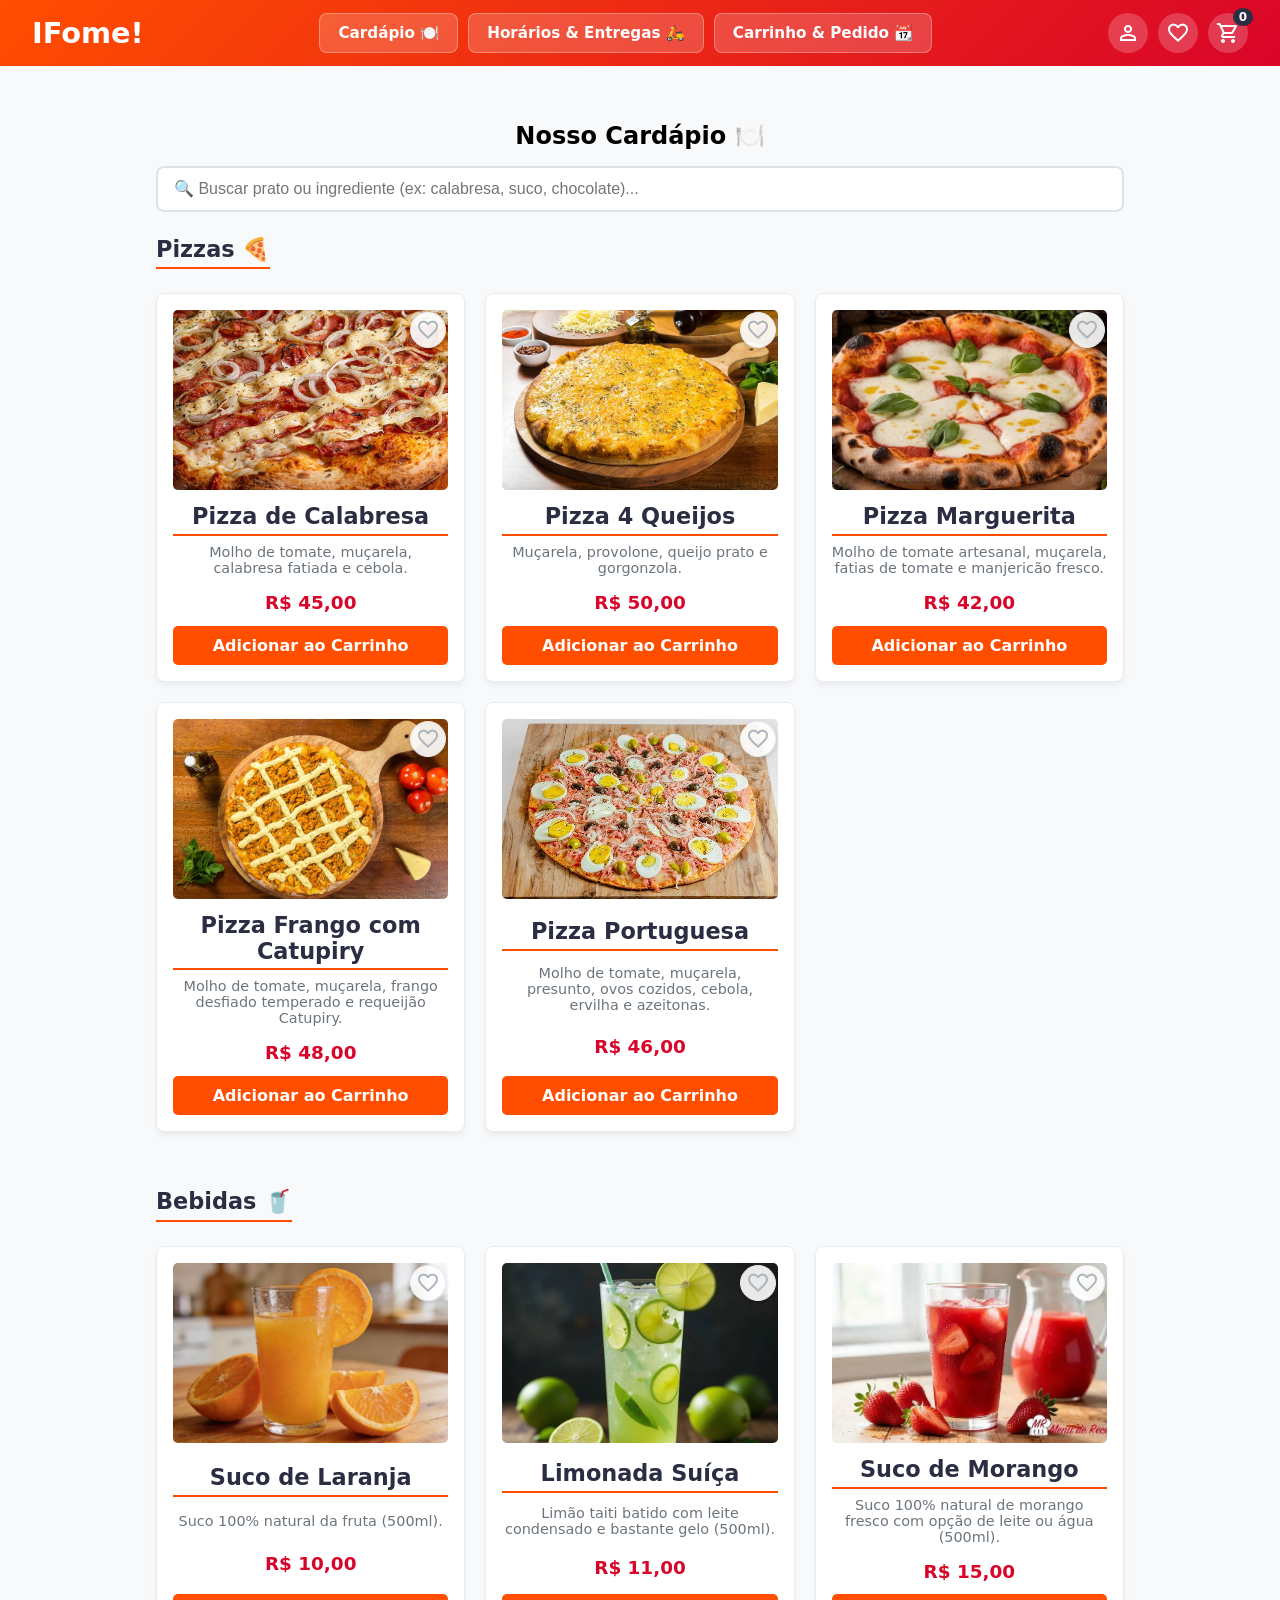
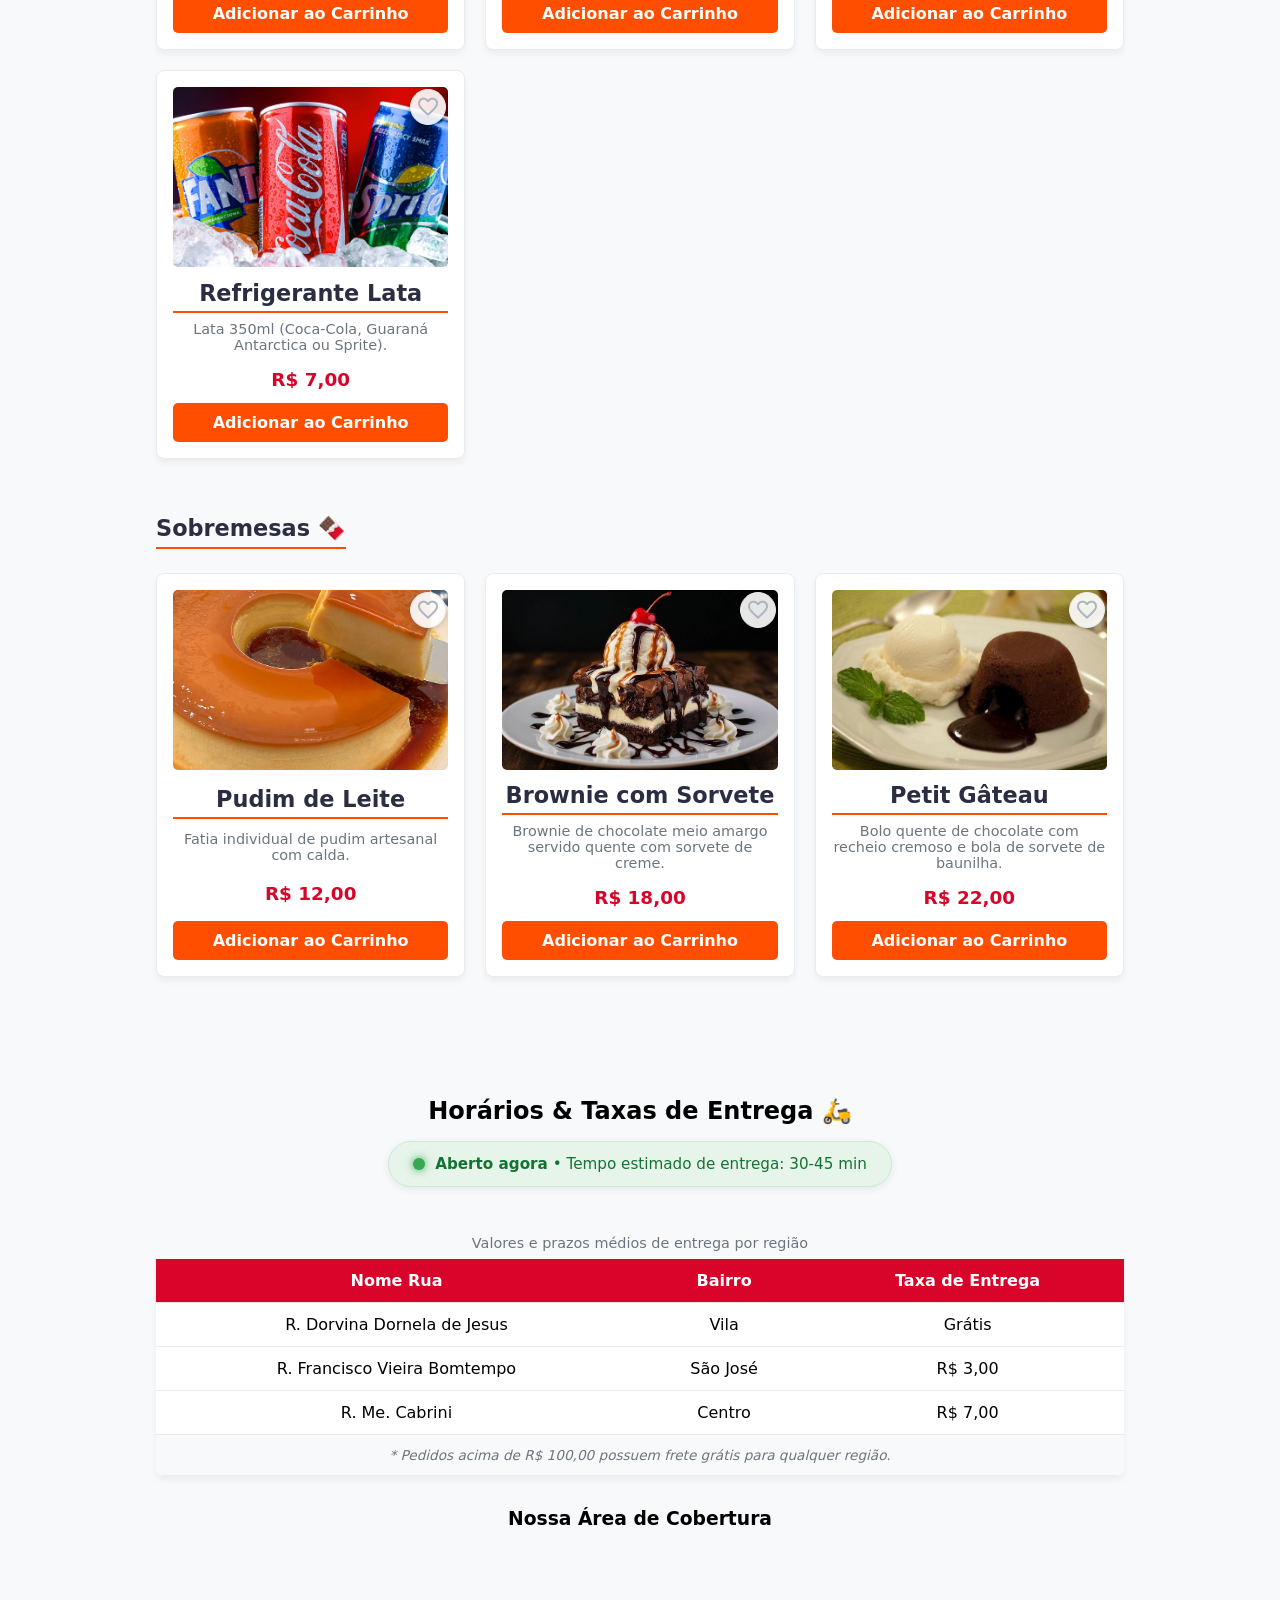
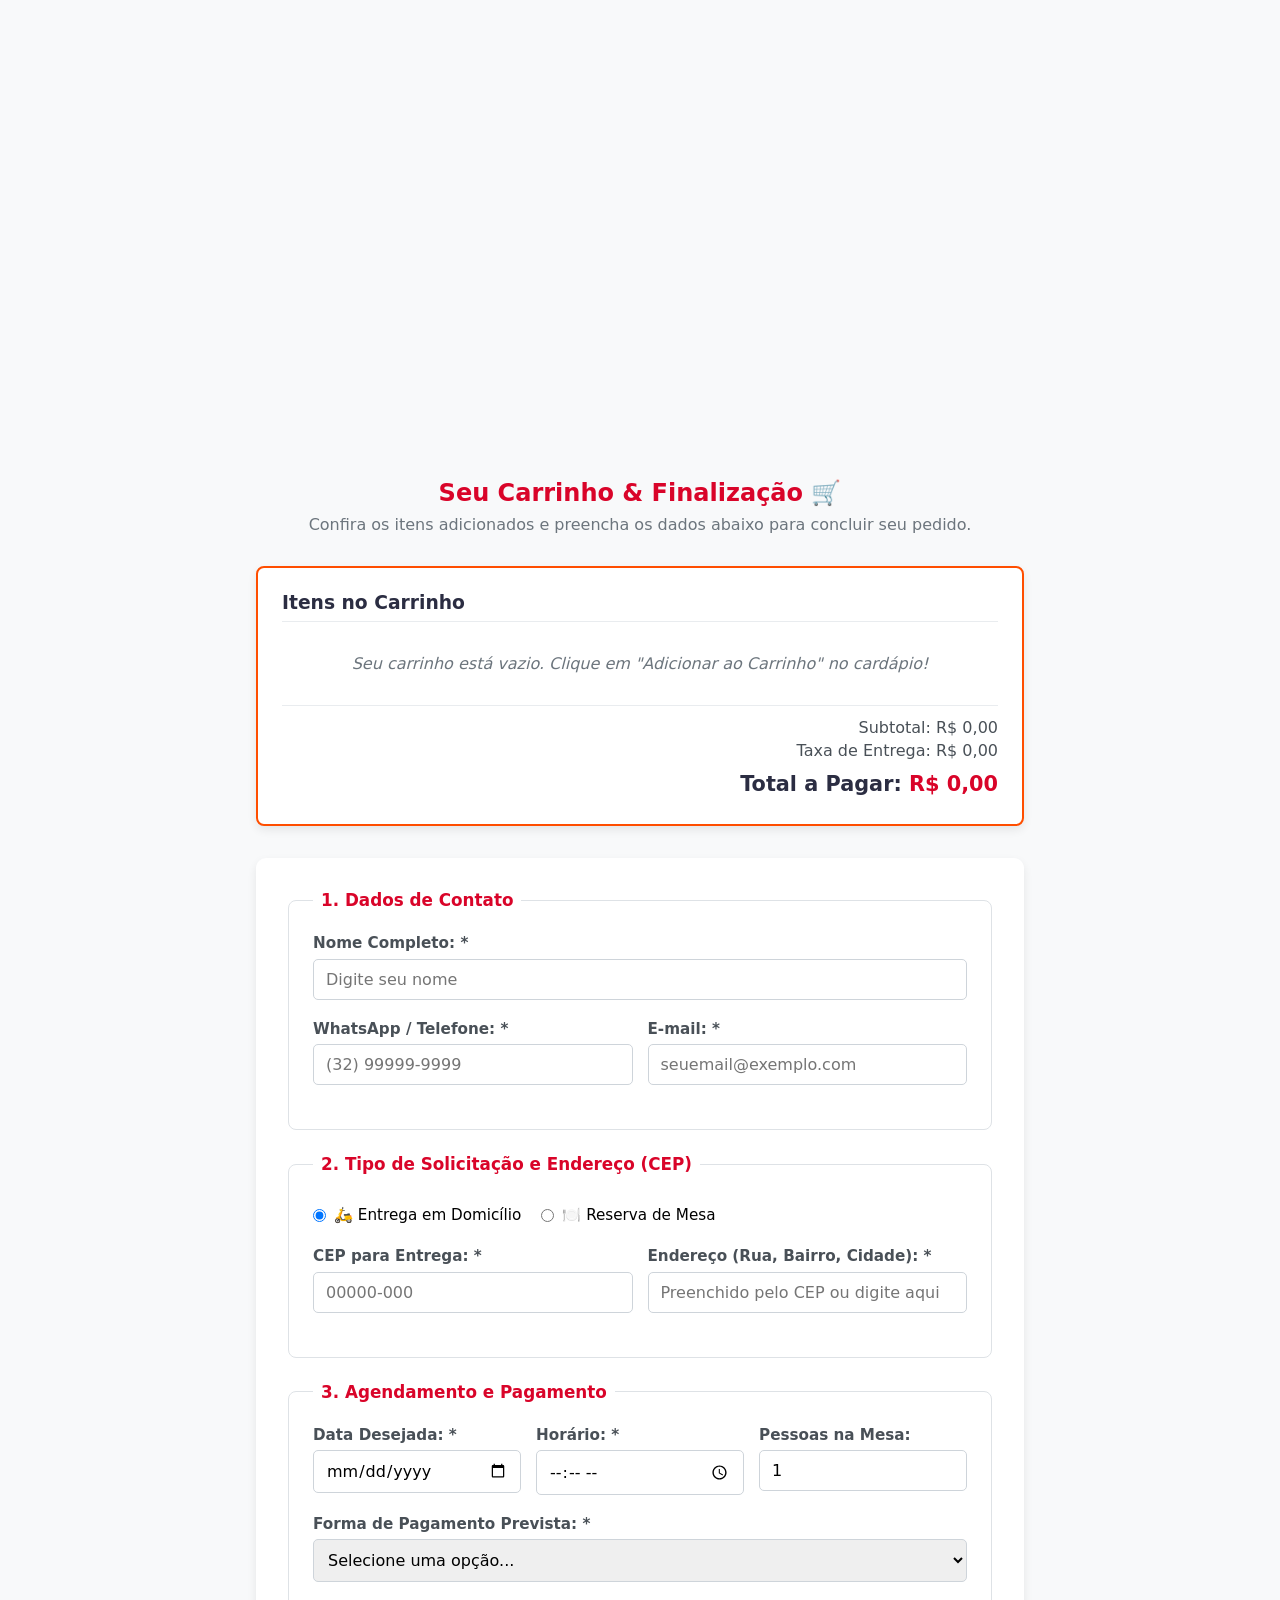
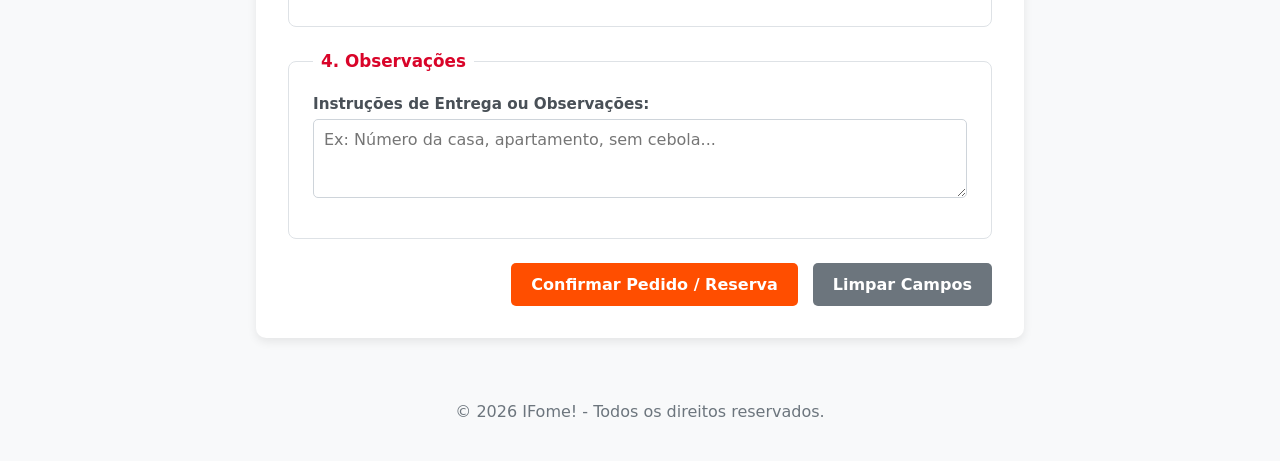
<file: index.html>
<!doctype html>
<html lang="pt-br">

<head>
  <meta charset="UTF-8" />
  <meta name="viewport" content="width=device-width, initial-scale=1.0" />
  <meta name="description" content="IFome! - Peça pizzas artesanais, bebidas naturais e sobremesas com entrega rápida ou reserve sua mesa online." />
  <title>IFome! - Restaurante & Delivery</title>
  <link rel="stylesheet" href="css/style.css" />
  <link rel="stylesheet" href="css/pedidoCSS.css" />
  <link rel="stylesheet"
    href="https://fonts.googleapis.com/css2?family=Material+Symbols+Outlined:opsz,wght,FILL,GRAD@24,400,0,0" />
  <link rel="icon" type="image/png" href="img/favicon.png" />
  <script src="js/script.js" defer></script>
  <script src="js/dados.js" defer></script>
</head>

<body>
  <!-- Cabeçalho do Site -->
  <header id="topo">
    <h1><a href="#topo">IFome!</a></h1>

    <!-- Menu de Navegação -->
    <nav class="navigation">
      <ul>
        <li><a href="#cardapio">Cardápio 🍽️</a></li>
        <li><a href="#entregas">Horários &amp; Entregas 🛵</a></li>
        <li><a href="#reserva">Carrinho &amp; Pedido 📆</a></li>
      </ul>
    </nav>

    <!-- Botões de Usuário -->
    <div class="icones-usuario">
      <a href="perfil.html" class="btn-icone" aria-label="Perfil">
        <span class="material-symbols-outlined">person</span>
      </a>
      <a href="favoritos.html" class="btn-icone" aria-label="Favoritos">
        <span class="material-symbols-outlined">favorite</span>
      </a>
      <a href="#area-carrinho" class="btn-icone btn-carrinho-topo" aria-label="Carrinho">
        <span class="material-symbols-outlined">shopping_cart</span>
        <span id="contador-carrinho" class="badge-carrinho">0</span>
      </a>
    </div>
  </header>

  <main>
    <!-- SEÇÃO 1: CARDÁPIO ENQUADRADO EM GRID -->
    <section id="cardapio">
      <h2>Nosso Cardápio 🍽️</h2>

      <!-- Barra de Busca em Tempo Real -->
      <div class="campo-busca">
        <input type="search" id="input-busca"
          placeholder="🔍 Buscar prato ou ingrediente (ex: calabresa, suco, chocolate)..."
          aria-label="Buscar no cardápio" />
      </div>

      <section class="categoria" id="sec-pizzas">
        <h3>Pizzas 🍕</h3>
        <div id="grid-pizzas" class="cardapio-grid"></div>
      </section>

      <section class="categoria" id="sec-bebidas">
        <h3>Bebidas 🥤</h3>
        <div id="grid-bebidas" class="cardapio-grid"></div>
      </section>

      <section class="categoria" id="sec-sobremesas">
        <h3>Sobremesas 🍫</h3>
        <div id="grid-sobremesas" class="cardapio-grid"></div>
      </section>
    </section>

    <!-- SEÇÃO 2: HORÁRIOS & ENTREGAS COM TABELA E MAPA -->
    <section id="entregas" class="container-entregas">
      <h2>Horários &amp; Taxas de Entrega 🛵</h2>

      <div class="status-badge aberto">
        <span class="bolinha-status"></span>
        <p>
          <strong>Aberto agora</strong> • Tempo estimado de entrega: 30-45 min
        </p>
      </div>

      <table class="tabela-entregas">
        <caption>
          Valores e prazos médios de entrega por região
        </caption>
        <thead>
          <tr>
            <th scope="col">Nome Rua</th>
            <th scope="col">Bairro</th>
            <th scope="col">Taxa de Entrega</th>
          </tr>
        </thead>
        <tbody>
          <tr>
            <td>R. Dorvina Dornela de Jesus</td>
            <td>Vila</td>
            <td>Grátis</td>
          </tr>
          <tr>
            <td>R. Francisco Vieira Bomtempo</td>
            <td>São José</td>
            <td>R$ 3,00</td>
          </tr>
          <tr>
            <td>R. Me. Cabrini</td>
            <td>Centro</td>
            <td>R$ 7,00</td>
          </tr>
        </tbody>
        <tfoot>
          <tr>
            <td colspan="3">
              * Pedidos acima de R$ 100,00 possuem frete grátis para qualquer região.
            </td>
          </tr>
        </tfoot>
      </table>

      <div class="container-mapa">
        <h3>Nossa Área de Cobertura</h3>
        <iframe
          src="https://www.google.com/maps/embed?pb=!1m18!1m12!1m3!1d3718.4881656884304!2d-43.16072882666287!3d-21.2521357532101!2m3!1f0!2f0!3f0!3m2!1i1024!2i768!4f13.1!3m3!1m2!1s0xa2f88a153bb1a3%3A0xacfc0b3cff04ce91!2sIF%20Sudeste%20MG%20-%20Campus%20Rio%20Pomba!5e0!3m2!1spt-BR!2sbr!4v1791397216531!5m2!1spt-BR!2sbr"
          width="100%" height="450" style="border: 0" allowfullscreen="" loading="lazy"
          referrerpolicy="strict-origin-when-cross-origin"></iframe>
      </div>
    </section>

    <!-- SEÇÃO 3: CARRINHO DE COMPRAS E FORMULÁRIO DE PEDIDOS -->
    <section id="reserva" class="container-form">
      <h2>Seu Carrinho &amp; Finalização 🛒</h2>
      <p class="subtitulo-form">
        Confira os itens adicionados e preencha os dados abaixo para concluir seu pedido.
      </p>

      <!-- CAIXA DO CARRINHO DINÂMICO -->
      <div id="area-carrinho" class="box-carrinho">
        <h3>Itens no Carrinho</h3>
        <ul id="lista-carrinho" class="lista-carrinho">
          <li id="carrinho-vazio" class="carrinho-vazio">Seu carrinho está vazio. Clique em "Adicionar ao Carrinho" no
            cardápio!</li>
        </ul>
        <div class="resumo-valores">
          <p>Subtotal: <span id="valor-subtotal">R$ 0,00</span></p>
          <p>Taxa de Entrega: <span id="valor-frete">R$ 0,00</span></p>
          <p class="resumo-total">Total a Pagar: <span id="valor-total">R$ 0,00</span></p>
        </div>
      </div>

      <form id="form-pedido" action="#" method="post" class="form-pedido" novalidate>
        <fieldset>
          <legend>1. Dados de Contato</legend>
          <div class="campo">
            <label for="nome">Nome Completo: *</label>
            <input type="text" id="nome" name="nome" placeholder="Digite seu nome" required />
            <span class="erro-msg" id="erro-nome"></span>
          </div>

          <div class="campo-duplo">
            <div class="campo">
              <label for="telefone">WhatsApp / Telefone: *</label>
              <input type="tel" id="telefone" name="telefone" placeholder="(32) 99999-9999" required />
              <span class="erro-msg" id="erro-telefone"></span>
            </div>
            <div class="campo">
              <label for="email">E-mail: *</label>
              <input type="email" id="email" name="email" placeholder="seuemail@exemplo.com" required />
              <span class="erro-msg" id="erro-email"></span>
            </div>
          </div>
        </fieldset>

        <fieldset>
          <legend>2. Tipo de Solicitação e Endereço (CEP)</legend>
          <div class="opcoes-radio">
            <label>
              <input type="radio" name="tipo_servico" value="delivery" checked />
              🛵 Entrega em Domicílio
            </label>
            <label>
              <input type="radio" name="tipo_servico" value="reserva" />
              🍽️ Reserva de Mesa
            </label>
          </div>

          <div class="campo-duplo" style="margin-top: 15px;">
            <div class="campo">
              <label for="cep">CEP para Entrega: *</label>
              <input type="text" id="cep" name="cep" maxlength="9" placeholder="00000-000" required />
              <span class="erro-msg" id="erro-cep"></span>
            </div>
            <div class="campo">
              <label for="endereco">Endereço (Rua, Bairro, Cidade): *</label>
              <input type="text" id="endereco" name="endereco" placeholder="Preenchido pelo CEP ou digite aqui"
                required />
              <span class="erro-msg" id="erro-endereco"></span>
            </div>
          </div>
        </fieldset>

        <fieldset>
          <legend>3. Agendamento e Pagamento</legend>
          <div class="campo-triplo">
            <div class="campo">
              <label for="data">Data Desejada: *</label>
              <input type="date" id="data" name="data" required />
              <span class="erro-msg" id="erro-data"></span>
            </div>
            <div class="campo">
              <label for="hora">Horário: *</label>
              <input type="time" id="hora" name="hora" required />
              <span class="erro-msg" id="erro-hora"></span>
            </div>
            <div class="campo">
              <label for="pessoas">Pessoas na Mesa:</label>
              <input type="number" id="pessoas" name="pessoas" min="1" max="20" value="1" />
            </div>
          </div>

          <div class="campo">
            <label for="pagamento">Forma de Pagamento Prevista: *</label>
            <select id="pagamento" name="pagamento" required>
              <option value="" disabled selected>Selecione uma opção...</option>
              <option value="pix">Pix</option>
              <option value="cartao_credito">Cartão de Crédito</option>
              <option value="cartao_debito">Cartão de Débito</option>
              <option value="dinheiro">Dinheiro (Espécie)</option>
            </select>
            <span class="erro-msg" id="erro-pagamento"></span>
          </div>
        </fieldset>

        <fieldset>
          <legend>4. Observações</legend>
          <div class="campo">
            <label for="observacoes">Instruções de Entrega ou Observações:</label>
            <textarea id="observacoes" name="observacoes" rows="3"
              placeholder="Ex: Número da casa, apartamento, sem cebola..."></textarea>
          </div>
        </fieldset>

        <div class="botoes-form">
          <button type="submit" class="btn-pedido">Confirmar Pedido / Reserva</button>
          <button type="reset" id="btn-limpar-tudo" class="btn-limpar">Limpar Campos</button>
        </div>
      </form>
    </section>
  </main>

  <!-- Rodapé Semântico do Site -->
  <footer>
    <p>&copy; 2026 IFome! - Todos os direitos reservados.</p>
  </footer>
</body>

</html>
</file>
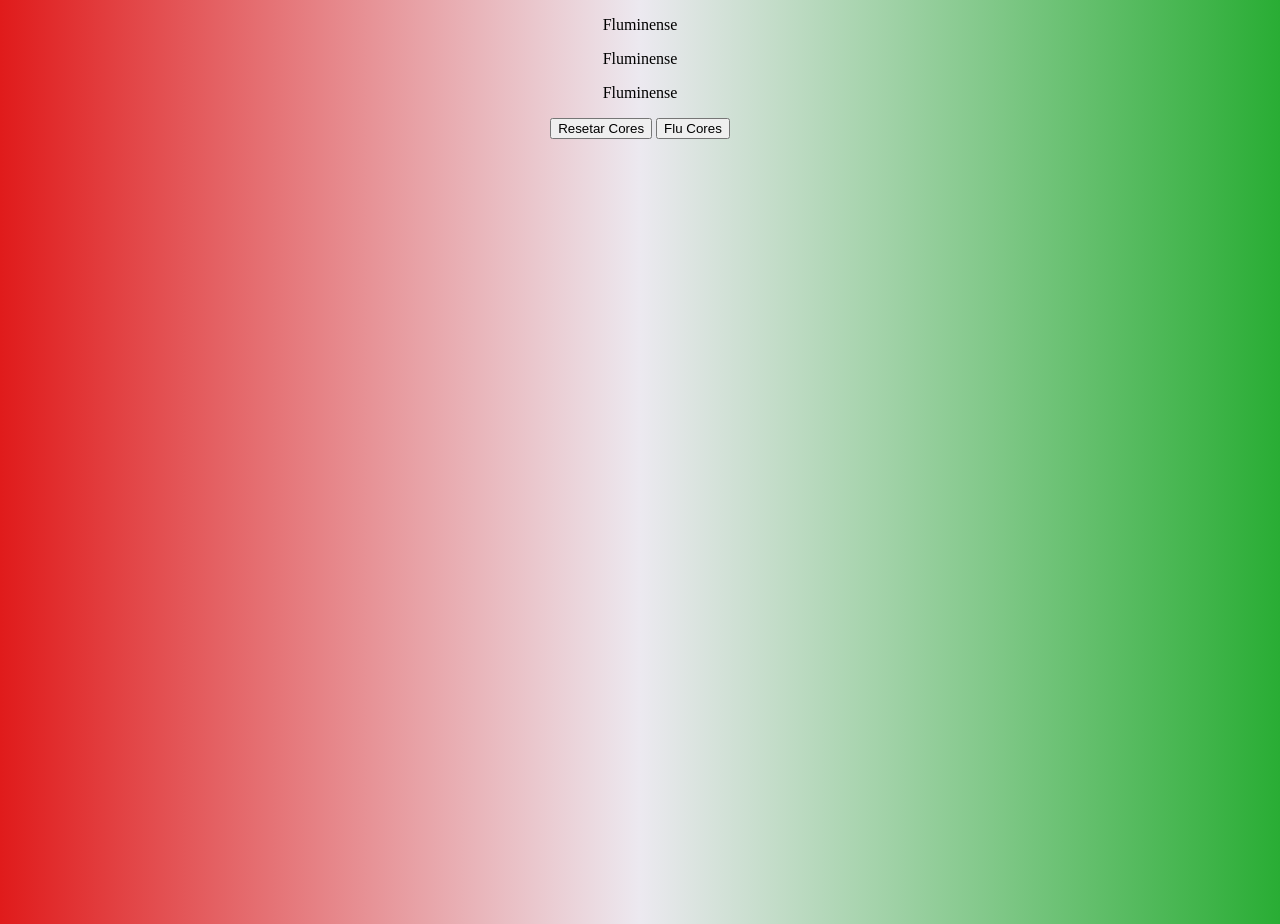
<file: 01/exemplo/index.html>
<!doctype html>
<html lang="en">
  <head>
    <meta charset="UTF-8" />
    <title>Aula 02</title>
    <style>
      body {
        background: linear-gradient(
          90deg,
          #e01b1b 0%,
          #ece9f0 50%,
          #29ad34 100%
        );
        min-height: 100vh;
      }
    </style>
  </head>
  <body>
    <center>
      <p id="texto">Fluminense</p>
      <p id="texto2">Fluminense</p>
      <p id="texto3">Fluminense</p>

      <button onclick="resetarCores()">Resetar Cores</button>
      <button onclick="FluCores()">Flu Cores</button>
    </center>

    <script>
      function FluCores() {
        document.getElementById("texto").style.color = "red";
        document.getElementById("texto2").style.color = "white";
        document.getElementById("texto3").style.color = "green";
      }
      function resetarCores() {
        document.getElementById("texto").style.color = "white";
        document.getElementById("texto2").style.color = "white";
        document.getElementById("texto3").style.color = "white";
      }
    </script>
  </body>
</html>
</file>
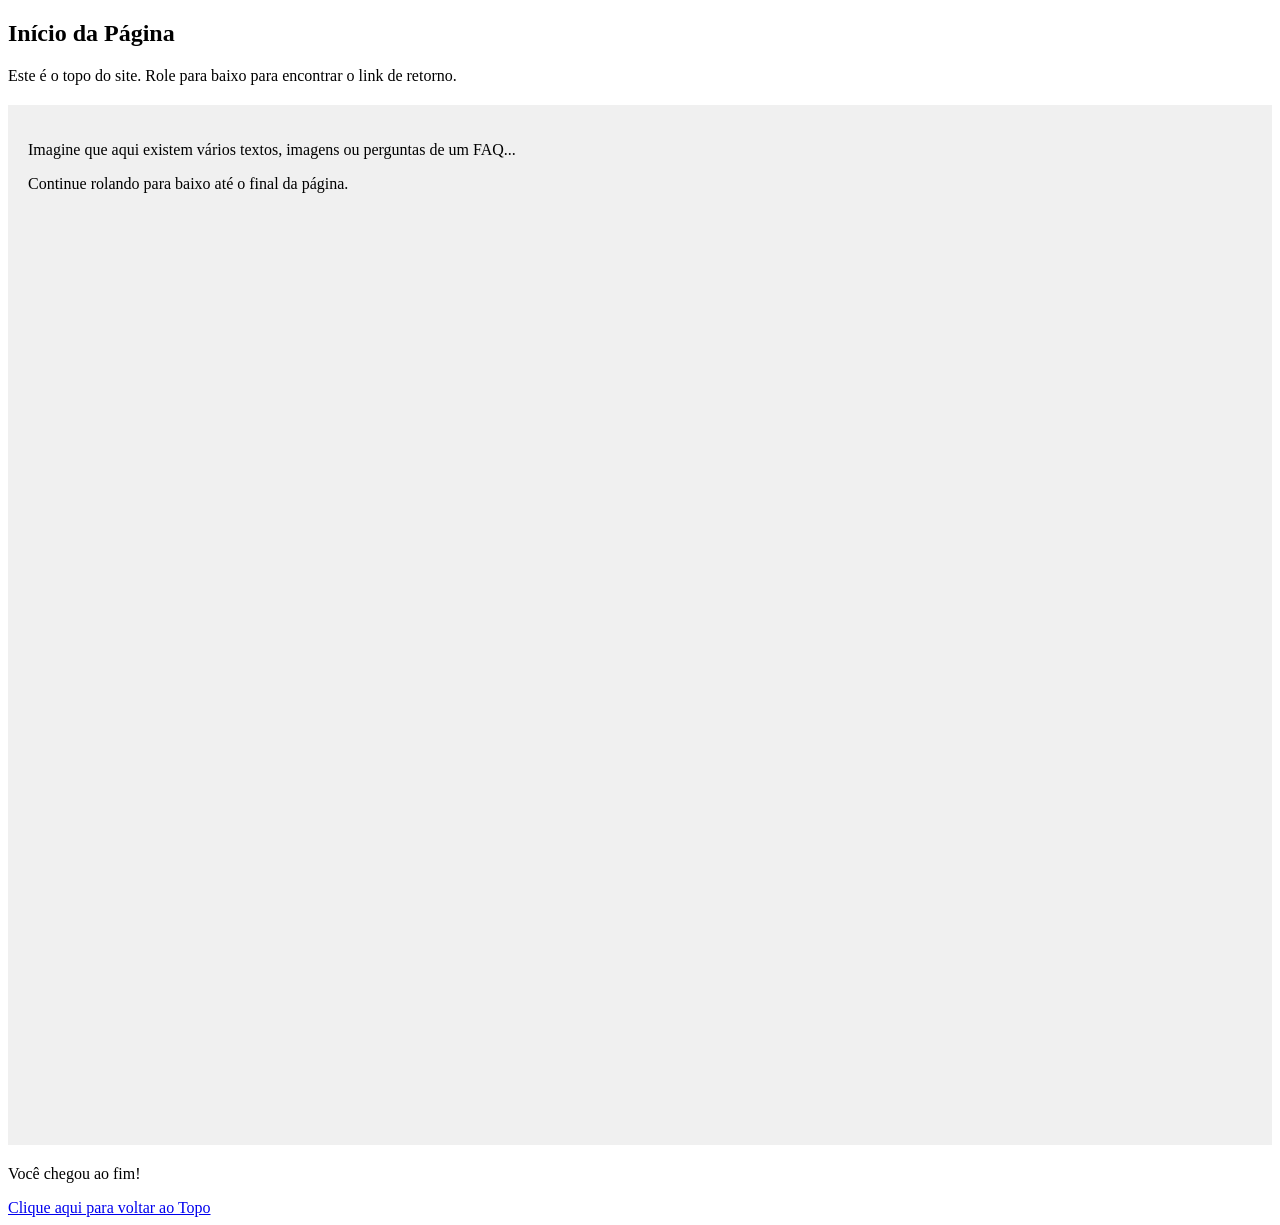
<file: ancoras.html>
<!DOCTYPE html>
<html lang="pt-br">
<head>
    <meta charset="UTF-8">
    <meta name="viewport" content="width=device-width, initial-scale=1.0">
    <title>Ancora</title>
</head>
<body>
    <!-- 1. O Alvo lá no topo da página -->
    <h2 id="topo">Início da Página</h2>
    <p>Este é o topo do site. Role para baixo para encontrar o link de retorno.</p>

    <!-- Espaçadores para criar uma página longa (simulando conteúdo) -->
    <div style="height: 1000px; background-color: #f0f0f0; margin: 20px 0; padding: 20px;">
        <p>Imagine que aqui existem vários textos, imagens ou perguntas de um FAQ...</p>
        <p>Continue rolando para baixo até o final da página.</p>
    </div>

    <!-- 2. O Link que aponta para o ID lá de cima usando o caractere '#' -->
    <p>Você chegou ao fim!</p>
    <a href="#topo">Clique aqui para voltar ao Topo</a>
</body>
</html>
</file>
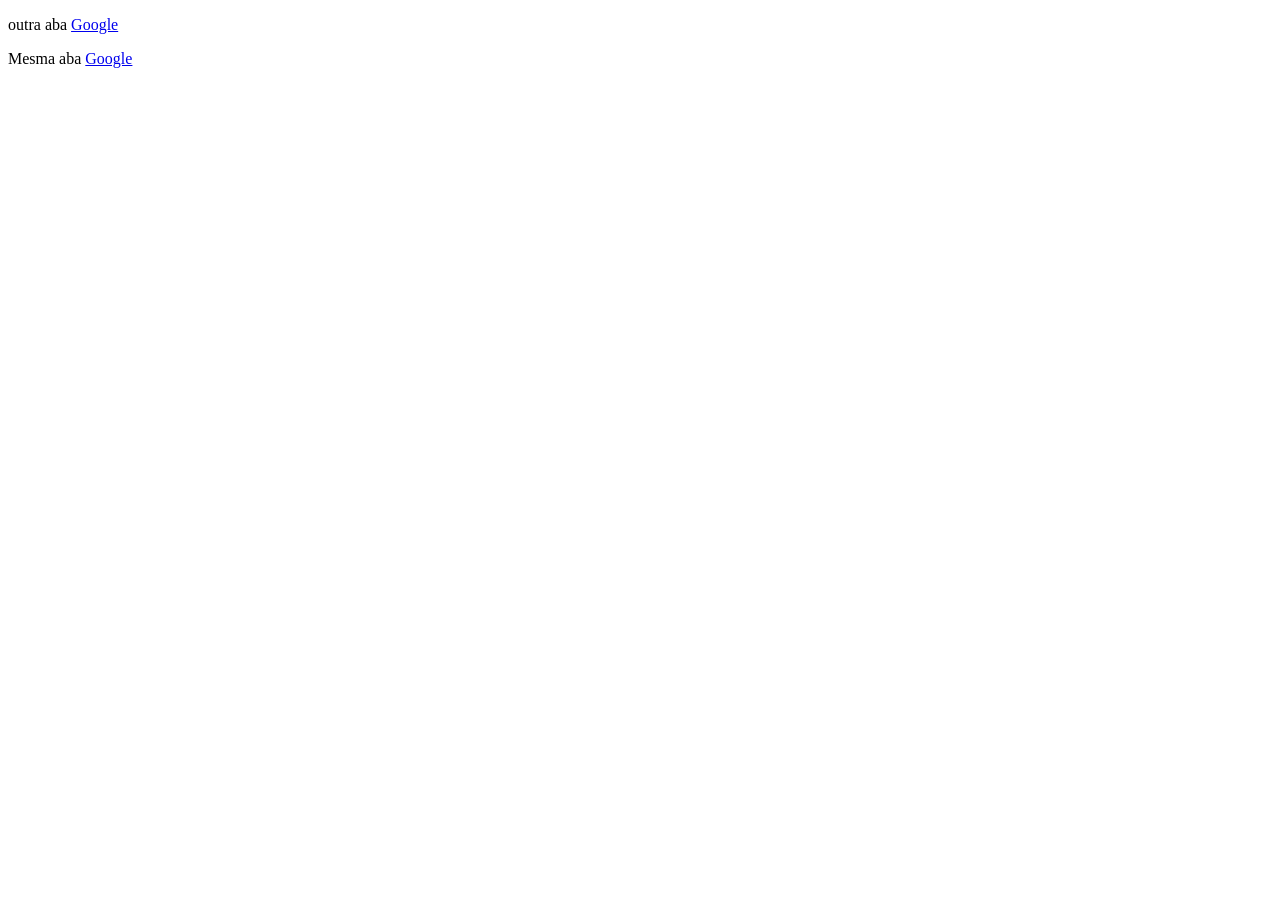
<file: atributos.html>
<!DOCTYPE html>
<html lang="pt-br">
<head>
    <meta charset="UTF-8">
    <meta name="viewport" content="width=device-width, initial-scale=1.0">
    <title>Atributos</title>
</head>
<body>
    <p>outra aba <a href="https://www.google.com" target="_blank" title="Google" rel="noopener">Google</a></p>
    <p>Mesma aba <a href="https://www.google.com" target="_self" title="Google" rel="noopener">Google</a></p>
</body>
</html>
</file>
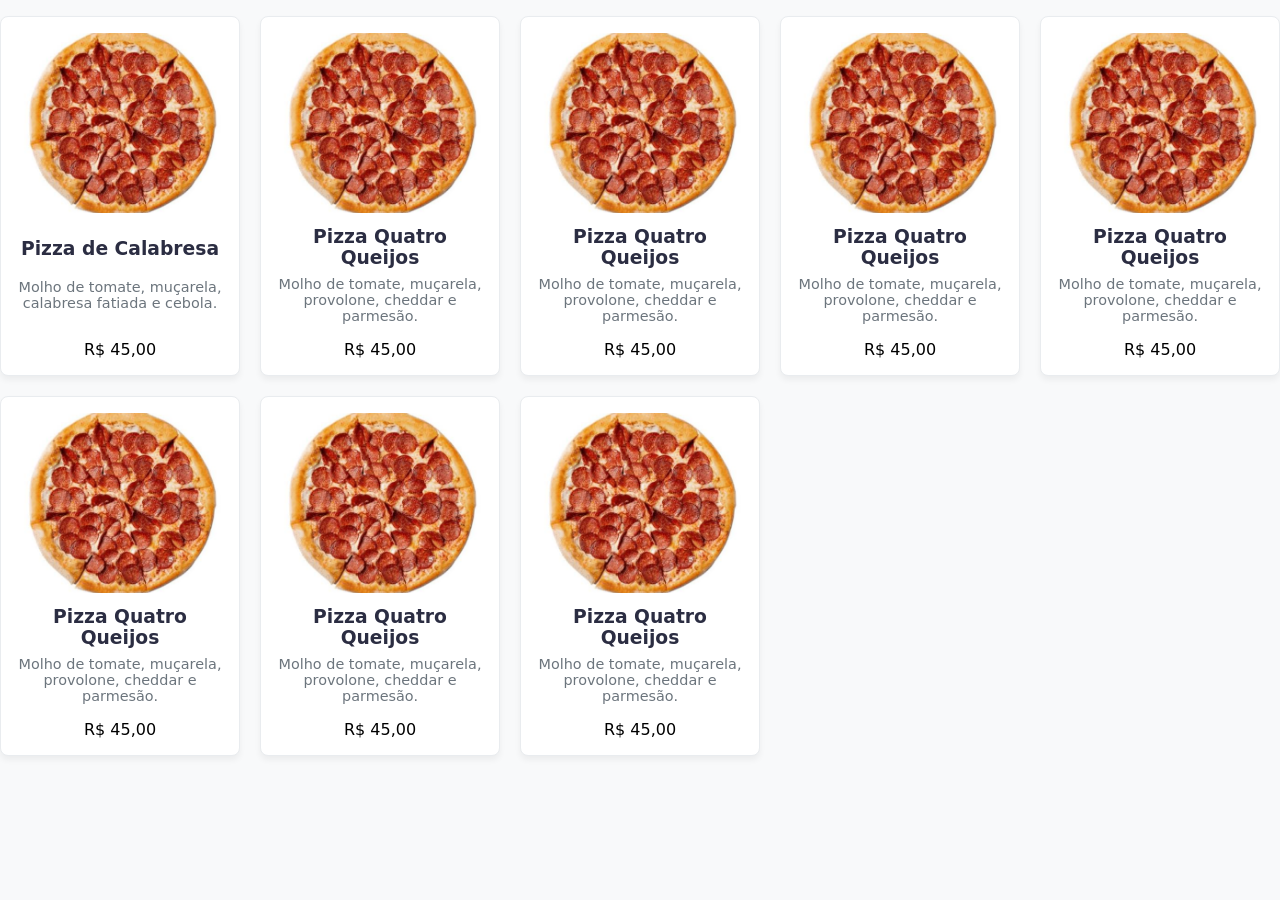
<file: cardapio.html>
<!doctype html>
<html lang="pt-br">
  <head>
    <meta charset="UTF-8" />
    <meta name="viewport" content="width=device-width, initial-scale=1.0" />
    <title>Cardápio</title>
    <link rel="stylesheet" href="css/style.css" />
  </head>
  <body>
    <section>
      
      <div class="cardapio-grid">
        <article class="card">
          <img src="img/pzz_calabresa.jpg" alt="Pizza Calabresa" />
          <h3>Pizza de Calabresa</h3>
          <p>Molho de tomate, muçarela, calabresa fatiada e cebola.</p>
          <span>R$ 45,00</span>
        </article>

        <article class="card">
          <img src="img/pzz_calabresa.jpg" alt="Pizza Quatro Queijos" />
          <h3>Pizza Quatro Queijos</h3>
          <p>Molho de tomate, muçarela, provolone, cheddar e parmesão.</p>
          <span>R$ 45,00</span>
        </article>
        
        <article class="card">
          <img src="img/pzz_calabresa.jpg" alt="Pizza Quatro Queijos" />
          <h3>Pizza Quatro Queijos</h3>
          <p>Molho de tomate, muçarela, provolone, cheddar e parmesão.</p>
          <span>R$ 45,00</span>
        </article>

        <article class="card">
          <img src="img/pzz_calabresa.jpg" alt="Pizza Quatro Queijos" />
          <h3>Pizza Quatro Queijos</h3>
          <p>Molho de tomate, muçarela, provolone, cheddar e parmesão.</p>
          <span>R$ 45,00</span>
        </article>

        <article class="card">
          <img src="img/pzz_calabresa.jpg" alt="Pizza Quatro Queijos" />
          <h3>Pizza Quatro Queijos</h3>
          <p>Molho de tomate, muçarela, provolone, cheddar e parmesão.</p>
          <span>R$ 45,00</span>
        </article>

        <article class="card">
          <img src="img/pzz_calabresa.jpg" alt="Pizza Quatro Queijos" />
          <h3>Pizza Quatro Queijos</h3>
          <p>Molho de tomate, muçarela, provolone, cheddar e parmesão.</p>
          <span>R$ 45,00</span>
        </article>

        <article class="card">
          <img src="img/pzz_calabresa.jpg" alt="Pizza Quatro Queijos" />
          <h3>Pizza Quatro Queijos</h3>
          <p>Molho de tomate, muçarela, provolone, cheddar e parmesão.</p>
          <span>R$ 45,00</span>
        </article>

        <article class="card">
          <img src="img/pzz_calabresa.jpg" alt="Pizza Quatro Queijos" />
          <h3>Pizza Quatro Queijos</h3>
          <p>Molho de tomate, muçarela, provolone, cheddar e parmesão.</p>
          <span>R$ 45,00</span>
        </article>
      </div>

    </section>
  </body>
</html>
</file>
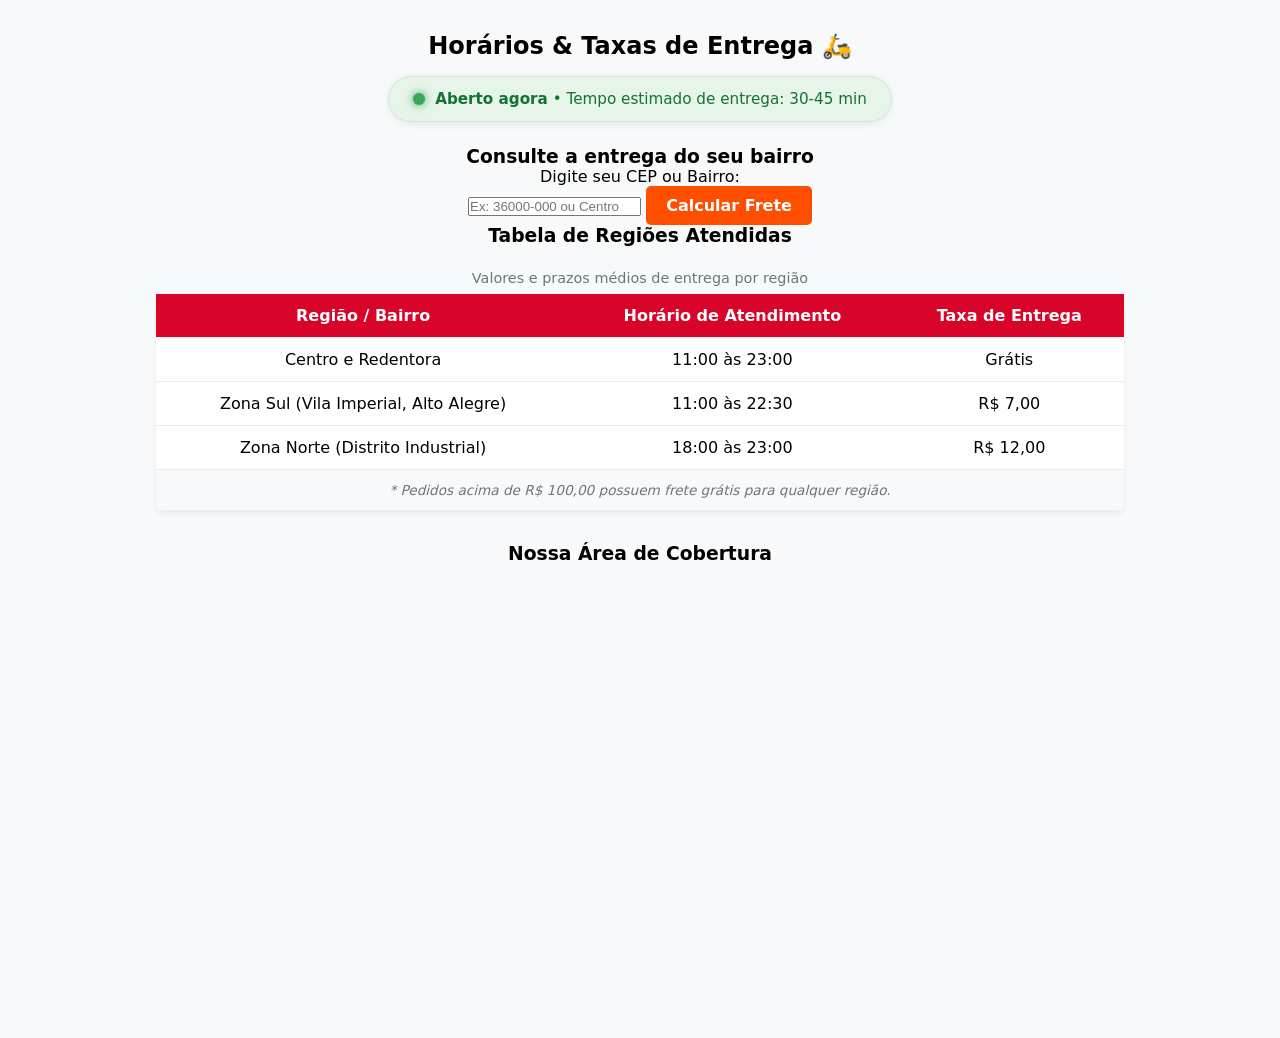
<file: entrega.html>
<!doctype html>
<html lang="pt-br">
  <head>
    <meta charset="UTF-8" />
    <meta name="viewport" content="width=device-width, initial-scale=1.0" />
    <title>Horários &amp; Entregas - IFome!</title>
    <link rel="stylesheet" href="css/style.css" />
    <link
      rel="stylesheet"
      href="https://fonts.googleapis.com/css2?family=Material+Symbols+Outlined:opsz,wght,FILL,GRAD@24,400,0,0"
    />
  </head>

  <body>
    <main class="container-entregas">
      <section class="secao-status">
        <h2>Horários &amp; Taxas de Entrega 🛵</h2>

        <div class="status-badge aberto">
          <span class="bolinha-status"></span>
          <p>
            <strong>Aberto agora</strong> • Tempo estimado de entrega: 30-45 min
          </p>
        </div>
      </section>

      <section class="secao-busca-frete">
        <h3>Consulte a entrega do seu bairro</h3>
        <form action="#" method="get" class="form-frete">
          <label for="cep">Digite seu CEP ou Bairro:</label>
          <div class="grupo-input">
            <input
              type="text"
              id="cep"
              name="cep"
              placeholder="Ex: 36000-000 ou Centro"
              required
            />
            <button type="submit" class="btn-pedido">Calcular Frete</button>
          </div>
        </form>
      </section>

      <section class="secao-tabela">
        <h3>Tabela de Regiões Atendidas</h3>
        <table class="tabela-entregas">
          <caption>
            Valores e prazos médios de entrega por região
          </caption>
          <thead>
            <tr>
              <th scope="col">Região / Bairro</th>
              <th scope="col">Horário de Atendimento</th>
              <th scope="col">Taxa de Entrega</th>
            </tr>
          </thead>
          <tbody>
            <tr>
              <td>Centro e Redentora</td>
              <td>11:00 às 23:00</td>
              <td>Grátis</td>
            </tr>
            <tr>
              <td>Zona Sul (Vila Imperial, Alto Alegre)</td>
              <td>11:00 às 22:30</td>
              <td>R$ 7,00</td>
            </tr>
            <tr>
              <td>Zona Norte (Distrito Industrial)</td>
              <td>18:00 às 23:00</td>
              <td>R$ 12,00</td>
            </tr>
          </tbody>
          <tfoot>
            <tr>
              <td colspan="3">
                * Pedidos acima de R$ 100,00 possuem frete grátis para qualquer
                região.
              </td>
            </tr>
          </tfoot>
        </table>
      </section>

      <section class="secao-mapa">
        <h3>Nossa Área de Cobertura</h3>
        <div class="container-mapa">
          <iframe
            src="https://www.google.com/maps/embed?pb=!1m18!1m12!1m3!1d14871.741635649227!2d-43.18875438418675!3d-21.274024200524707!2m3!1f0!2f0!3f0!3m2!1i1024!2i768!4f13.1!3m3!1m2!1s0xa2f80b8b2b2cdd%3A0x9a67a3a4380fb1d4!2sRio%20Pomba%2C%20MG%2C%2036180-000!5e0!3m2!1spt-BR!2sbr!4v1791392702787!5m2!1spt-BR!2sbr"
            width="100%"
            height="350"
            style="border: 0"
            allowfullscreen=""
            loading="lazy"
            referrerpolicy="strict-origin-when-cross-origin"
          ></iframe>
        </div>
      </section>
    </main>
  </body>
</html>
</file>
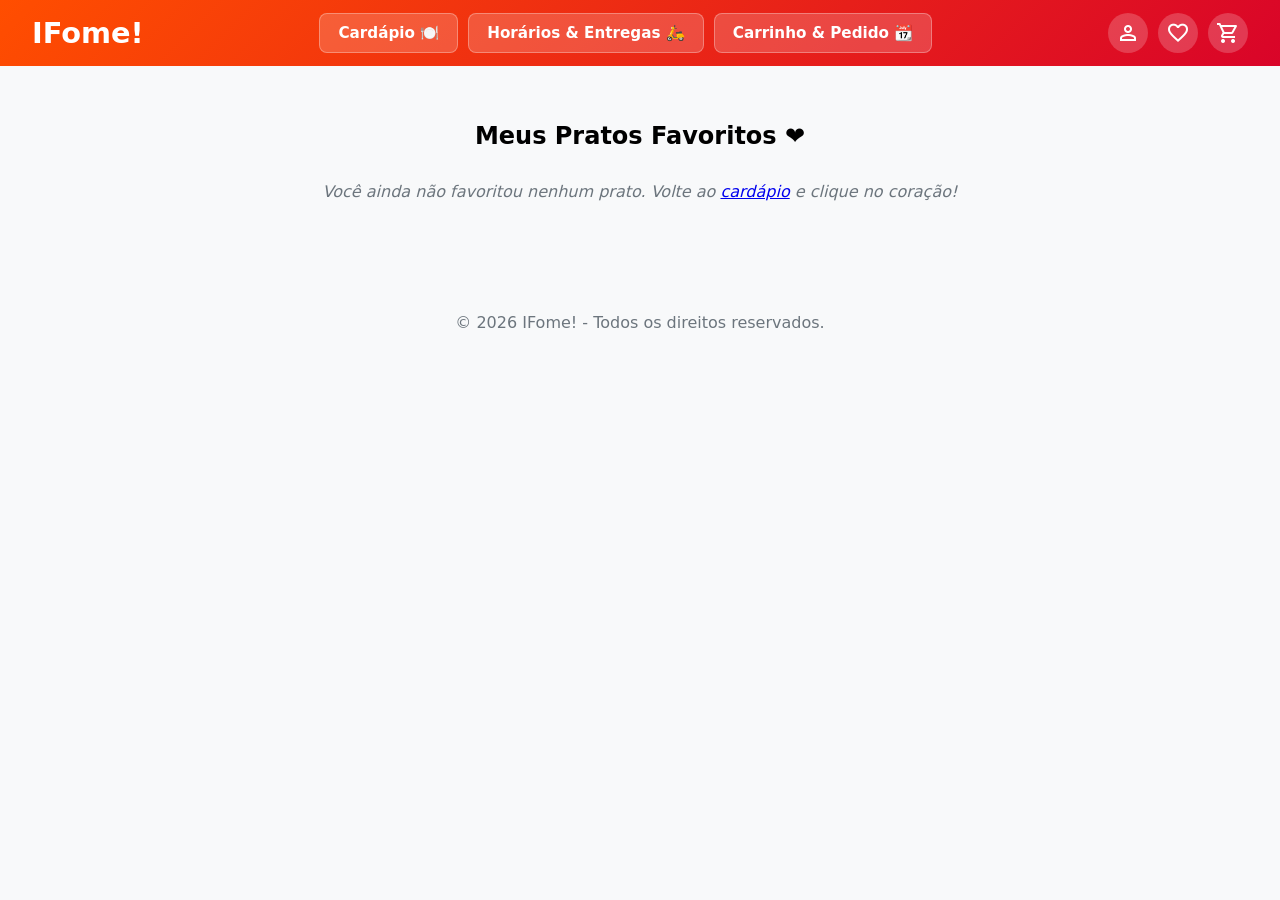
<file: favoritos.html>
<!doctype html>
<html lang="pt-br">
  <head>
    <meta charset="UTF-8" />
    <meta name="viewport" content="width=device-width, initial-scale=1.0" />
    <meta name="description" content="Acesse seus pratos favoritos salvos no IFome! e peça com um clique." />
    <title>Meus Favoritos - IFome!</title>
    <link rel="stylesheet" href="css/style.css" />
    <link
      rel="stylesheet"
      href="https://fonts.googleapis.com/css2?family=Material+Symbols+Outlined:opsz,wght,FILL,GRAD@24,400,0,0"
    />
    <link rel="icon" type="image/png" href="img/favicon.png" />
    <script src="js/script.js" defer></script>
  </head>

  <body>
    <!-- Cabeçalho Padronizado -->
    <header id="topo">
      <h1><a href="index.html">IFome!</a></h1>

      <nav class="navigation">
        <ul>
          <li><a href="index.html#cardapio">Cardápio 🍽️</a></li>
          <li><a href="index.html#entregas">Horários &amp; Entregas 🛵</a></li>
          <li><a href="index.html#reserva">Carrinho &amp; Pedido 📆</a></li>
        </ul>
      </nav>

      <div class="icones-usuario">
        <a href="perfil.html" class="btn-icone" aria-label="Perfil">
          <span class="material-symbols-outlined">person</span>
        </a>
        <a href="favoritos.html" class="btn-icone" aria-label="Favoritos">
          <span class="material-symbols-outlined">favorite</span>
        </a>
        <a href="index.html#area-carrinho" class="btn-icone" aria-label="Carrinho">
          <span class="material-symbols-outlined">shopping_cart</span>
        </a>
      </div>
    </header>

    <main id="cardapio">
      <h2>Meus Pratos Favoritos ❤️</h2>
      <p id="msg-sem-favoritos" class="carrinho-vazio" style="display: none;">
        Você ainda não favoritou nenhum prato. Volte ao <a href="index.html#cardapio">cardápio</a> e clique no coração!
      </p>

      <!-- Grid onde os favoritos serão renderizados via DOM -->
      <div id="grid-favoritos" class="cardapio-grid"></div>
    </main>

    <footer>
      <p>&copy; 2026 IFome! - Todos os direitos reservados.</p>
    </footer>

    <script>
      const gridFavoritos = document.getElementById('grid-favoritos');
      const msgSemFavoritos = document.getElementById('msg-sem-favoritos');

      function formatarMoeda(valor) {
        return Number(valor).toLocaleString('pt-BR', { style: 'currency', currency: 'BRL' });
      }

      function renderizarFavoritos() {
        const favoritos = JSON.parse(localStorage.getItem('favoritosIFome')) || [];
        gridFavoritos.innerHTML = '';

        if (favoritos.length === 0) {
          msgSemFavoritos.style.display = 'block';
          return;
        }

        msgSemFavoritos.style.display = 'none';

        favoritos.forEach((item, index) => {
          const article = document.createElement('article');
          article.classList.add('card');

          article.innerHTML = `
            <button type="button" class="btn-favorito favoritado" data-index="${index}" title="Remover dos favoritos">
              <span class="material-symbols-outlined">favorite</span>
            </button>
            <img src="${item.img}" alt="${item.nome}" />
            <h3>${item.nome}</h3>
            <p>${item.desc}</p>
            <span class="preco">${formatarMoeda(item.preco)}</span>
            <button type="button" class="btn-pedido btn-pedir-favorito" data-nome="${item.nome}" data-preco="${item.preco}">
              Pedir Agora
            </button>
          `;

          gridFavoritos.appendChild(article);
        });
      }

      // Delegação de eventos para remover favorito ou enviar para o carrinho
      gridFavoritos.addEventListener('click', (e) => {
        const btnFav = e.target.closest('.btn-favorito');
        if (btnFav) {
          const index = Number(btnFav.dataset.index);
          const favoritos = JSON.parse(localStorage.getItem('favoritosIFome')) || [];
          favoritos.splice(index, 1);
          localStorage.setItem('favoritosIFome', JSON.stringify(favoritos));
          renderizarFavoritos();
          return;
        }

        const btnPedir = e.target.closest('.btn-pedir-favorito');
        if (btnPedir) {
          const carrinho = JSON.parse(localStorage.getItem('carrinhoIFome')) || [];
          carrinho.push({
            nome: btnPedir.dataset.nome,
            preco: parseFloat(btnPedir.dataset.preco)
          });
          localStorage.setItem('carrinhoIFome', JSON.stringify(carrinho));
          alert(`"${btnPedir.dataset.nome}" foi adicionado ao seu carrinho!`);
          window.location.href = 'index.html#area-carrinho';
        }
      });

      renderizarFavoritos();
    </script>
  </body>
</html>
</file>
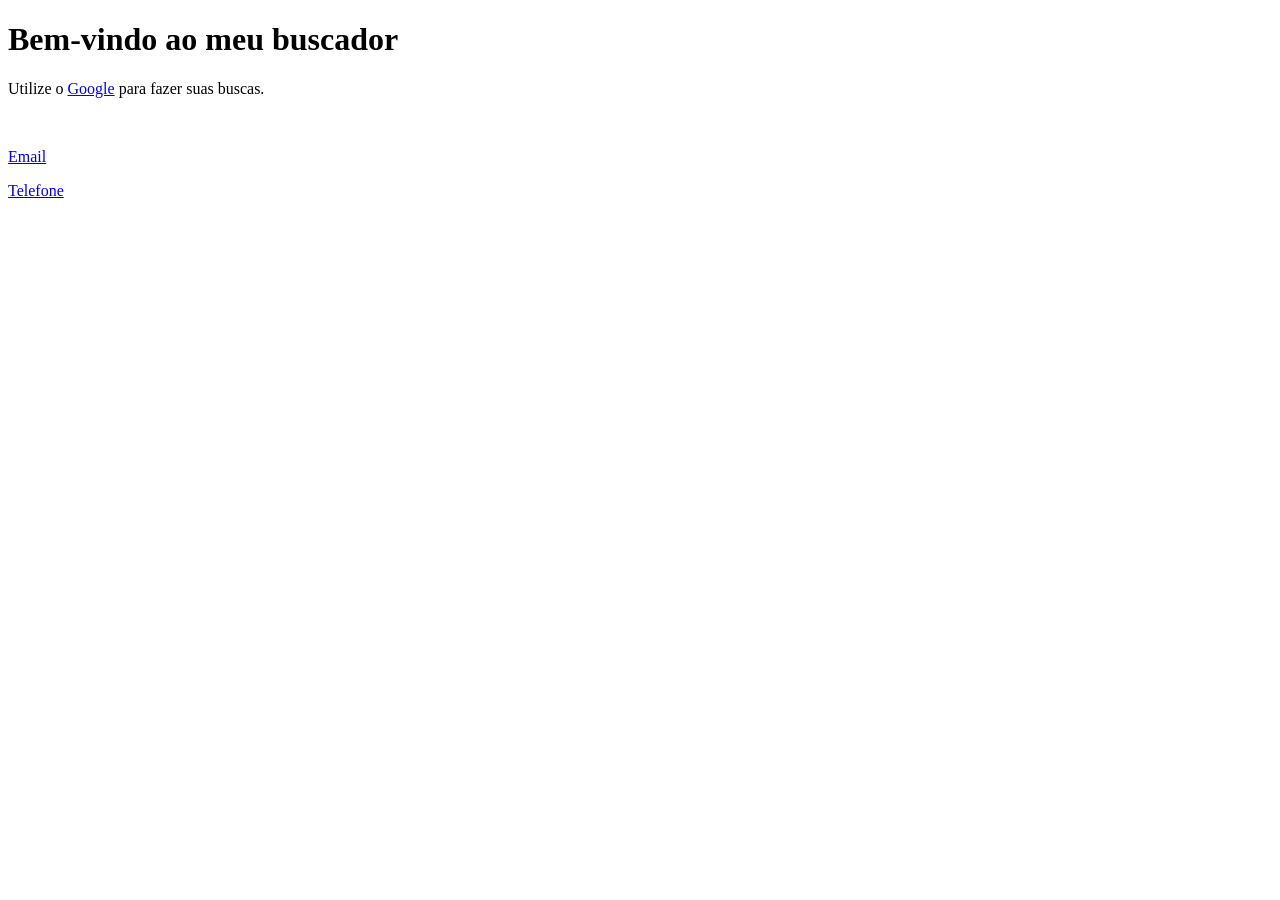
<file: links.html>
<!DOCTYPE html>
<html lang="pt-br">
<head>
    <meta charset="UTF-8">
    <meta name="viewport" content="width=device-width, initial-scale=1.0">
    <title>Links</title>
</head>
<body>
    <h1>Bem-vindo ao meu buscador</h1>
    <p>Utilize o <a href="https://www.google.com" target="_blank">Google</a> para fazer suas buscas.</p>
    <br>
    <p><a href="mailto:exemplo@email.com">Email</a></p>
    <p><a href="tel:+5511999999999">Telefone</a></p>
</body>
</html>
</file>
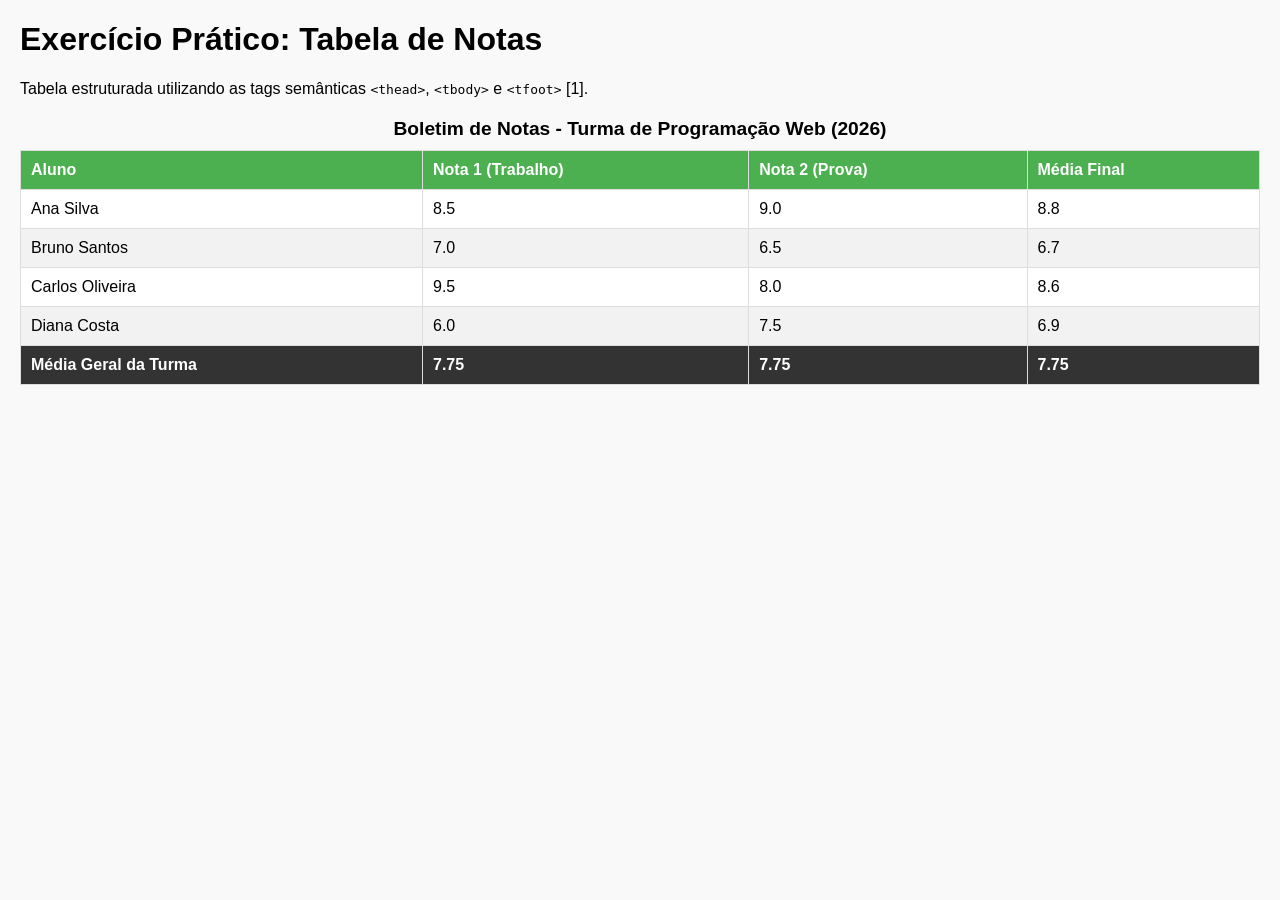
<file: notas.html>
<!DOCTYPE html>
<html lang="pt-BR">
<head>
    <meta charset="UTF-8">
    <meta name="viewport" content="width=device-width, initial-scale=1.0">
    <title>Boletim de Notas - Laboratório</title>
    <style>
        /* Estilos CSS Básicos para Melhorar o Visual da Tabela */
        body {
            font-family: Arial, sans-serif;
            margin: 20px;
            background-color: #f9f9f9;
        }
        table {
            width: 100%;
            border-collapse: collapse;
            margin-top: 20px;
            background-color: #ffffff;
        }
        th, td {
            border: 1px solid #dddddd;
            padding: 10px;
            text-align: left;
        }
        /* Estilizando as Seções Semânticas */
        thead {
            background-color: #4CAF50; /* Verde */
            color: white;
        }
        tbody tr:nth-child(even) {
            background-color: #f2f2f2; /* Efeito zebrado */
        }
        tfoot {
            background-color: #333333; /* Cinza Escuro */
            color: white;
            font-weight: bold;
        }
        caption {
            font-size: 1.2em;
            margin-bottom: 10px;
            font-weight: bold;
        }
    </style>
</head>
<body>

    <!-- Cabeçalho da Página -->
    <header>
        <h1>Exercício Prático: Tabela de Notas</h1>
        <p>Tabela estruturada utilizando as tags semânticas <code>&lt;thead&gt;</code>, <code>&lt;tbody&gt;</code> e <code>&lt;tfoot&gt;</code> [1].</p>
    </header>

    <!-- Conteúdo Principal -->
    <main>
        <table>
            <!-- Título da Tabela para Acessibilidade -->
            <caption>Boletim de Notas - Turma de Programação Web (2026)</caption>
            
            <!-- 1. Cabeçalho da Tabela -->
            <thead>
                <tr>
                    <th scope="col">Aluno</th>
                    <th scope="col">Nota 1 (Trabalho)</th>
                    <th scope="col">Nota 2 (Prova)</th>
                    <th scope="col">Média Final</th>
                </tr>
            </thead>
            
            <!-- 2. Dados Principais da Tabela -->
            <tbody>
                <tr>
                    <td>Ana Silva</td>
                    <td>8.5</td>
                    <td>9.0</td>
                    <td>8.8</td>
                </tr>
                <tr>
                    <td>Bruno Santos</td>
                    <td>7.0</td>
                    <td>6.5</td>
                    <td>6.7</td>
                </tr>
                <tr>
                    <td>Carlos Oliveira</td>
                    <td>9.5</td>
                    <td>8.0</td>
                    <td>8.6</td>
                </tr>
                <tr>
                    <td>Diana Costa</td>
                    <td>6.0</td>
                    <td>7.5</td>
                    <td>6.9</td>
                </tr>
            </tbody>
            
            <!-- 3. Rodapé com Médias e Resumo -->
            <tfoot>
                <tr>
                    <td>Média Geral da Turma</td>
                    <td>7.75</td>
                    <td>7.75</td>
                    <td>7.75</td>
                </tr>
            </tfoot>
        </table>
    </main>

</body>
</html>
</file>
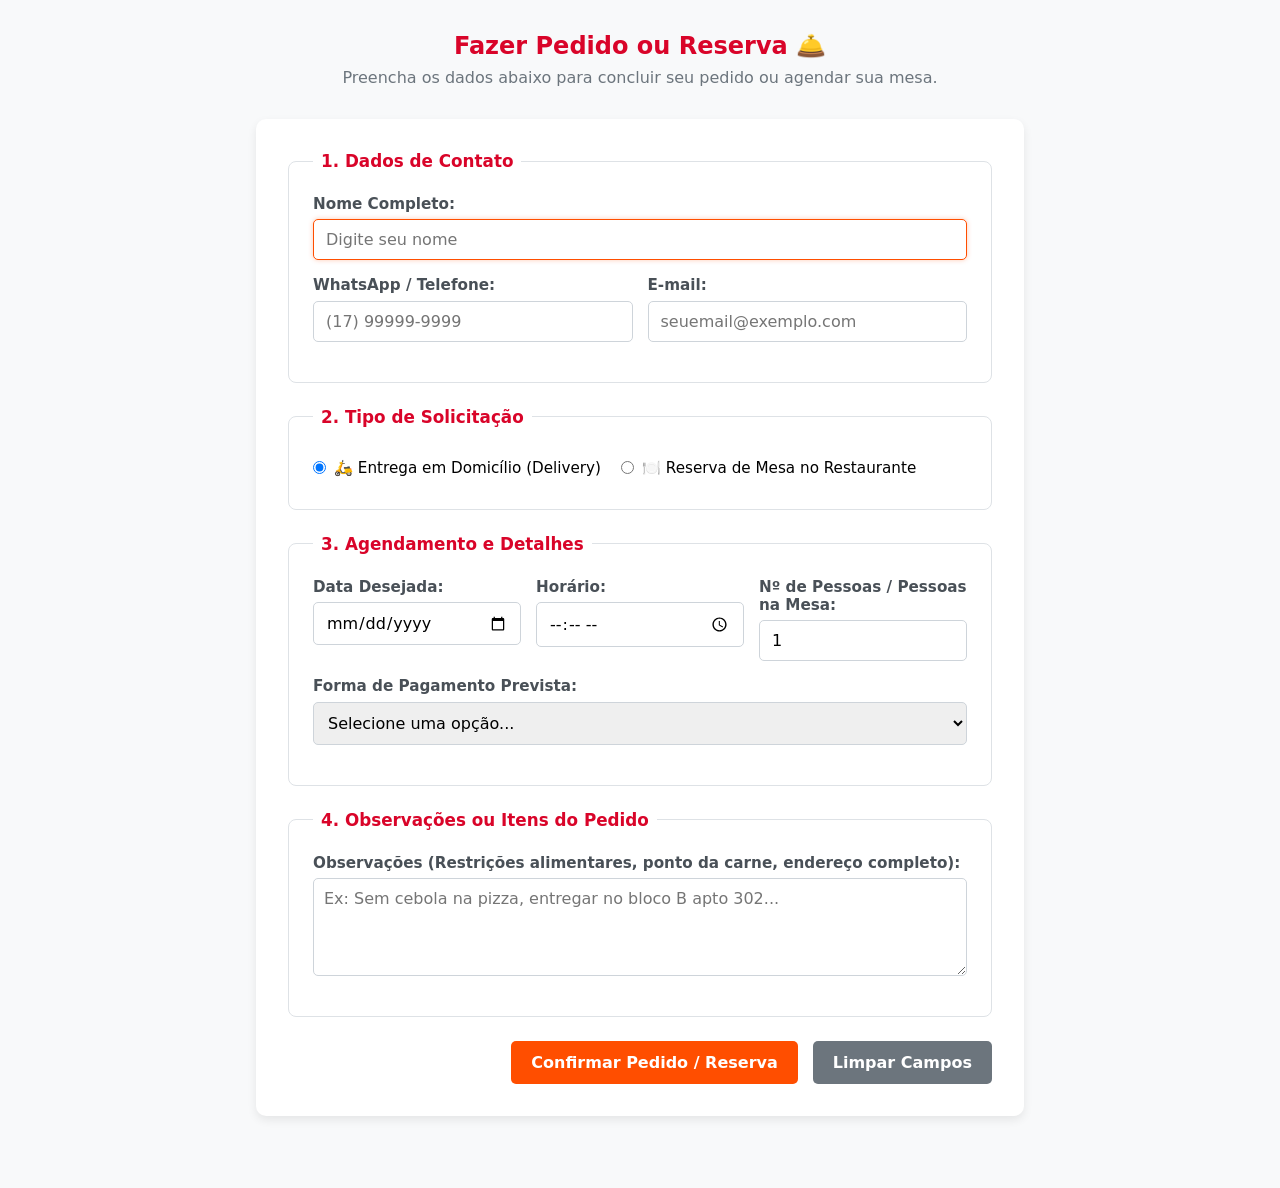
<file: pedido.html>
<!DOCTYPE html>
<html lang="pt-br">
<head>
    <meta charset="UTF-8">
    <meta name="viewport" content="width=device-width, initial-scale=1.0">
    <title>Fazer Pedido / Reserva - IFome!</title>
    <link rel="stylesheet" href="css/style.css">
    <link rel="stylesheet" href="css/pedidoCSS.css">
    <link rel="stylesheet" href="https://fonts.googleapis.com/css2?family=Material+Symbols+Outlined:opsz,wght,FILL,GRAD@24,400,0,0">
</head>
<body>
    <main class="container-form">
        <h2>Fazer Pedido ou Reserva 🛎️</h2>
        <p class="subtitulo-form">Preencha os dados abaixo para concluir seu pedido ou agendar sua mesa.</p>

        <form action="#" method="post" class="form-pedido">
            <fieldset>
                <legend>1. Dados de Contato</legend>
                <div class="campo">
                    <label for="nome">Nome Completo:</label>
                    <input type="text" id="nome" name="nome" placeholder="Digite seu nome" required autofocus>
                </div>
                <div class="campo-duplo">
                    <div class="campo">
                        <label for="telefone">WhatsApp / Telefone:</label>
                        <input type="tel" id="telefone" name="telefone" placeholder="(17) 99999-9999" required>
                    </div>

                    <div class="campo">
                        <label for="email">E-mail:</label>
                        <input type="email" id="email" name="email" placeholder="seuemail@exemplo.com" required>
                    </div>
                </div>
            </fieldset>

            <fieldset>
                <legend>2. Tipo de Solicitação</legend>
                <div class="opcoes-radio">
                    <label>
                        <input type="radio" name="tipo_servico" value="delivery" checked> 
                        🛵 Entrega em Domicílio (Delivery)
                    </label>
                    <label>
                        <input type="radio" name="tipo_servico" value="reserva"> 
                        🍽️ Reserva de Mesa no Restaurante
                    </label>
                </div>
            </fieldset>

            <fieldset>
                <legend>3. Agendamento e Detalhes</legend>
                
                <div class="campo-triplo">
                    <div class="campo">
                        <label for="data">Data Desejada:</label>
                        <input type="date" id="data" name="data" required>
                    </div>

                    <div class="campo">
                        <label for="hora">Horário:</label>
                        <input type="time" id="hora" name="hora" required>
                    </div>

                    <div class="campo">
                        <label for="pessoas">Nº de Pessoas / Pessoas na Mesa:</label>
                        <input type="number" id="pessoas" name="pessoas" min="1" max="20" value="1" required>
                    </div>
                </div>

                <div class="campo">
                    <label for="pagamento">Forma de Pagamento Prevista:</label>
                    <select id="pagamento" name="pagamento" required>
                        <option value="" disabled selected>Selecione uma opção...</option>
                        <optgroup label="Pagamento Online / Entrega">
                            <option value="pix">Pix</option>
                            <option value="cartao_credito">Cartão de Crédito</option>
                            <option value="cartao_debito">Cartão de Débito</option>
                            <option value="dinheiro">Dinheiro (Espécie)</option>
                        </optgroup>
                        <optgroup label="Benefícios">
                            <option value="vr">Vale Refeição (VR / VA)</option>
                        </optgroup>
                    </select>
                </div>
            </fieldset>

            <fieldset>
                <legend>4. Observações ou Itens do Pedido</legend>
                <div class="campo">
                    <label for="observacoes">Observações (Restrições alimentares, ponto da carne, endereço completo):</label>
                    <textarea id="observacoes" name="observacoes" rows="4" placeholder="Ex: Sem cebola na pizza, entregar no bloco B apto 302..."></textarea>
                </div>
            </fieldset>

                <div class="botoes-form">
                <input type="submit" value="Confirmar Pedido / Reserva" class="btn-pedido">
                <input type="reset" value="Limpar Campos" class="btn-limpar">
            </div>

        </form>
    </main>

</body>
</html>
</file>
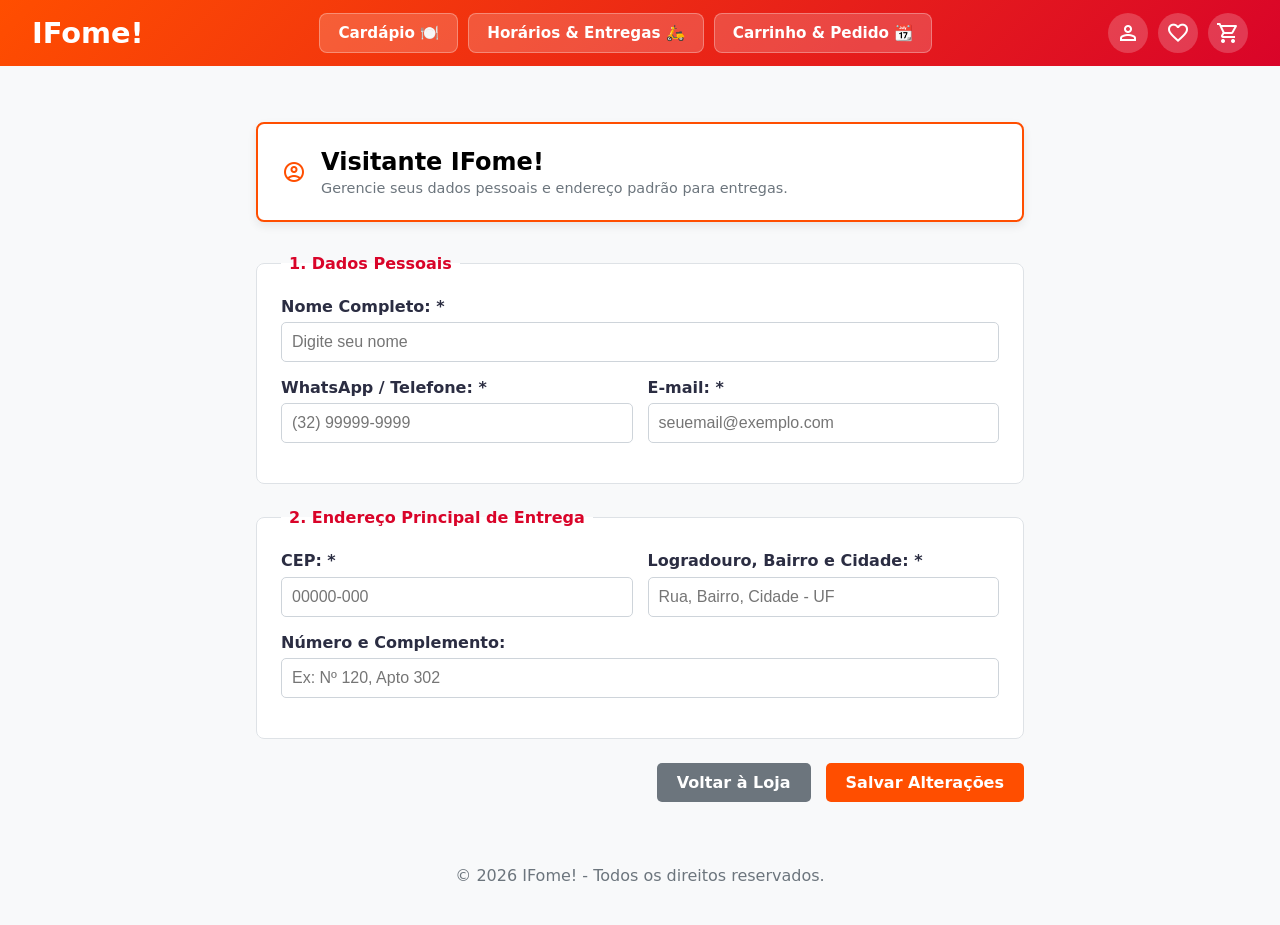
<file: perfil.html>
<!doctype html>
<html lang="pt-br">

<head>
    <meta charset="UTF-8" />
    <meta name="viewport" content="width=device-width, initial-scale=1.0" />
    <meta name="description" content="Gerencie seus dados pessoais e endereço de entrega padrão no IFome!." />
    <title>Meu Perfil - IFome!</title>
    <link rel="stylesheet" href="css/style.css" />
    <link rel="stylesheet" href="css/perfilCSS.css">
    <link rel="stylesheet"
        href="https://fonts.googleapis.com/css2?family=Material+Symbols+Outlined:opsz,wght,FILL,GRAD@24,400,0,0" />
    <link rel="icon" type="image/png" href="img/favicon.png" />
</head>

<body>
    <!-- Cabeçalho Padronizado -->
    <header id="topo">
        <h1><a href="index.html">IFome!</a></h1>

        <!-- Menu de Navegação apontando de volta para o index.html -->
        <nav class="navigation">
            <ul>
                <li><a href="index.html#cardapio">Cardápio 🍽️</a></li>
                <li><a href="index.html#entregas">Horários &amp; Entregas 🛵</a></li>
                <li><a href="index.html#reserva">Carrinho &amp; Pedido 📆</a></li>
            </ul>
        </nav>

        <!-- Botões de Usuário -->
        <div class="icones-usuario">
            <a href="perfil.html" class="btn-icone" aria-label="Perfil">
                <span class="material-symbols-outlined">person</span>
            </a>
            <a href="index.html#favoritos" class="btn-icone" aria-label="Favoritos">
                <span class="material-symbols-outlined">favorite</span>
            </a>
            <a href="index.html#area-carrinho" class="btn-icone" aria-label="Carrinho">
                <span class="material-symbols-outlined">shopping_cart</span>
            </a>
        </div>
    </header>

    <main class="container-form">
        <!-- Resumo do Usuário -->
        <section class="box-carrinho perfil-cabecalho">
            <div class="perfil-info">
                <span class="material-symbols-outlined avatar-icone">account_circle</span>
                <div>
                    <h2 id="perfil-nome-exibicao">Visitante IFome!</h2>
                    <p class="subtitulo-perfil">Gerencie seus dados pessoais e endereço padrão para entregas.</p>
                </div>
            </div>
        </section>

        <!-- Formulário de Dados Cadastrais -->
        <section>
            <form id="form-perfil" class="form-pedido" novalidate>
                <fieldset>
                    <legend>1. Dados Pessoais</legend>
                    <div class="campo">
                        <label for="nome">Nome Completo: *</label>
                        <input type="text" id="nome" name="nome" placeholder="Digite seu nome" required
                            aria-describedby="erro-nome" />
                        <span class="erro-msg" id="erro-nome" role="alert"></span>
                    </div>

                    <div class="campo-duplo">
                        <div class="campo">
                            <label for="perfil-telefone">WhatsApp / Telefone: *</label>
                            <input type="tel" id="perfil-telefone" name="telefone" placeholder="(32) 99999-9999"
                                required />
                        </div>
                        <div class="campo">
                            <label for="perfil-email">E-mail: *</label>
                            <input type="email" id="perfil-email" name="email" placeholder="seuemail@exemplo.com"
                                required />
                        </div>
                    </div>
                </fieldset>

                <fieldset>
                    <legend>2. Endereço Principal de Entrega</legend>
                    <div class="campo-duplo">
                        <div class="campo">
                            <label for="perfil-cep">CEP: *</label>
                            <input type="text" id="perfil-cep" name="cep" maxlength="9" placeholder="00000-000"
                                required />
                        </div>
                        <div class="campo">
                            <label for="perfil-endereco">Logradouro, Bairro e Cidade: *</label>
                            <input type="text" id="perfil-endereco" name="endereco"
                                placeholder="Rua, Bairro, Cidade - UF" required />
                        </div>
                    </div>

                    <div class="campo">
                        <label for="perfil-complemento">Número e Complemento:</label>
                        <input type="text" id="perfil-complemento" name="complemento"
                            placeholder="Ex: Nº 120, Apto 302" />
                    </div>
                </fieldset>

                <div class="botoes-form">
                    <a href="index.html" class="btn-limpar" style="text-decoration: none;">Voltar à Loja</a>
                    <button type="submit" class="btn-pedido">Salvar Alterações</button>
                </div>
            </form>
        </section>
    </main>

    <footer>
        <p>&copy; 2026 IFome! - Todos os direitos reservados.</p>
    </footer>

    <!-- Script para salvar e carregar os dados no navegador (localStorage) -->
    <script>
        const formPerfil = document.getElementById('form-perfil');
        const tituloNome = document.getElementById('perfil-nome-exibicao');

        // Carrega os dados salvos anteriormente ao abrir a página
        window.addEventListener('DOMContentLoaded', () => {
            const dadosSalvos = JSON.parse(localStorage.getItem('usuarioIFome'));
            if (dadosSalvos) {
                document.getElementById('perfil-nome').value = dadosSalvos.nome || '';
                document.getElementById('perfil-telefone').value = dadosSalvos.telefone || '';
                document.getElementById('perfil-email').value = dadosSalvos.email || '';
                document.getElementById('perfil-cep').value = dadosSalvos.cep || '';
                document.getElementById('perfil-endereco').value = dadosSalvos.endereco || '';
                document.getElementById('perfil-complemento').value = dadosSalvos.complemento || '';
                if (dadosSalvos.nome) {
                    tituloNome.textContent = dadosSalvos.nome;
                }
            }
        });

        // Salva os dados no localStorage ao enviar
        formPerfil.addEventListener('submit', (e) => {
            e.preventDefault();
            const nome = document.getElementById('perfil-nome').value.trim();
            const email = document.getElementById('perfil-email').value.trim();

            if (!nome || !email) {
                alert('Por favor, preencha pelo menos o Nome e o E-mail.');
                return;
            }

            const usuario = {
                nome,
                telefone: document.getElementById('perfil-telefone').value.trim(),
                email,
                cep: document.getElementById('perfil-cep').value.trim(),
                endereco: document.getElementById('perfil-endereco').value.trim(),
                complemento: document.getElementById('perfil-complemento').value.trim()
            };

            localStorage.setItem('usuarioIFome', JSON.stringify(usuario));
            tituloNome.textContent = nome;
            alert('Dados do perfil salvos com sucesso!');
        });
    </script>
</body>

</html>
</file>
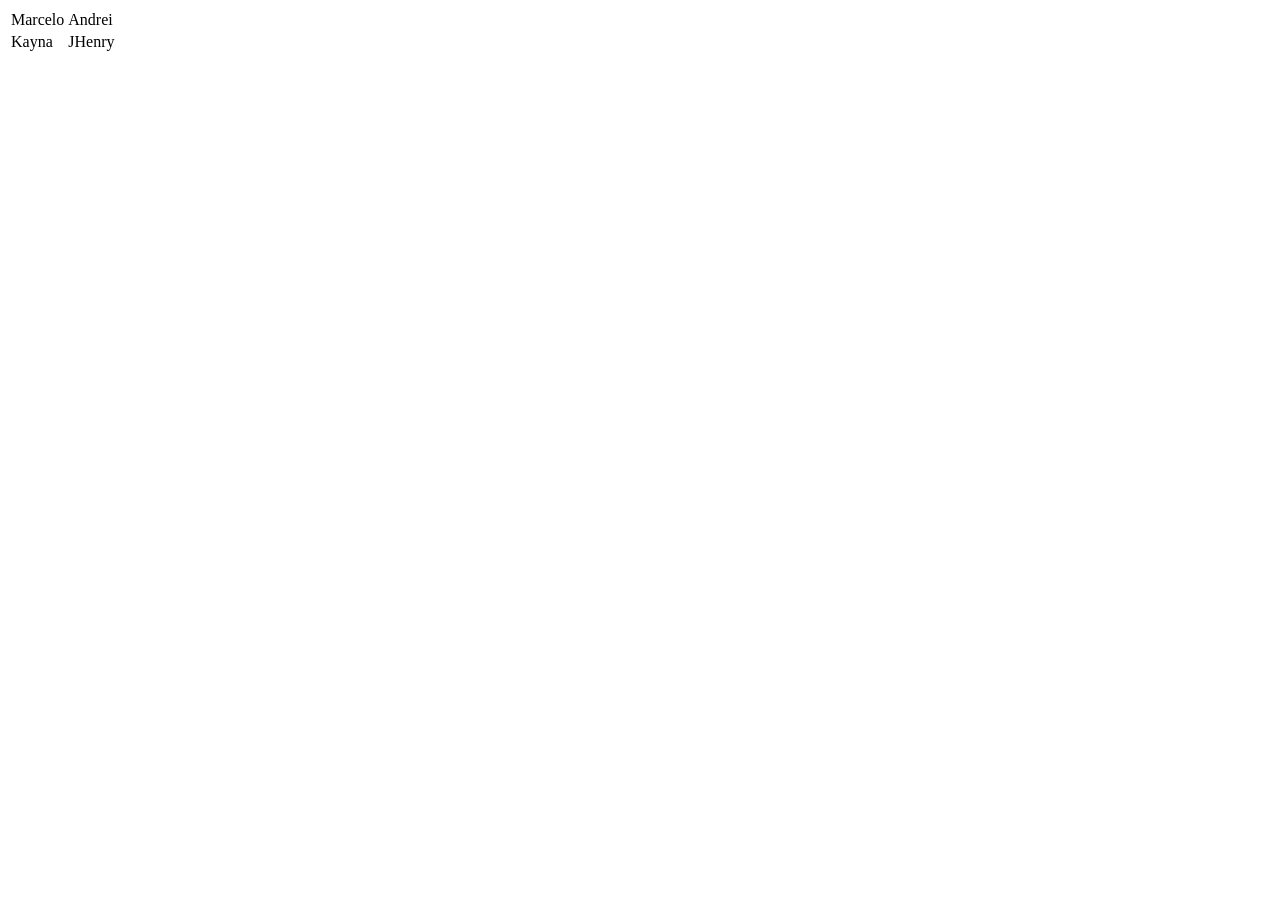
<file: tabela.html>
<!DOCTYPE html>
<html lang="pt-br">
<head>
    <meta charset="UTF-8">
    <meta name="viewport" content="width=device-width, initial-scale=1.0">
    <title>Tabela</title>
</head>
<body>
    <table>
        <tr>
            <td>Marcelo</td>
            <td>Andrei</td>
        </tr>
        <tr>
            <td>Kayna</td>
            <td>JHenry</td>
        </tr>
    </table>
</body>
</html>
</file>
<file: css/style.css>
* {
  margin: 0;
  padding: 0;
  box-sizing: border-box;
}

body {
  background-color: #f8f9fa;
  padding-bottom: 40px;
  font-family:
    system-ui,
    -apple-system,
    BlinkMacSystemFont,
    "Segoe UI",
    Roboto,
    Oxygen,
    Ubuntu,
    Cantarell,
    "Open Sans",
    "Helvetica Neue",
    sans-serif;
}

header {
  display: flex;
  flex-wrap: wrap;
  justify-content: space-between;
  align-items: center;
  gap: 0.5rem;
  background: linear-gradient(135deg, #ff4e00, #d90429);
  color: white;
  padding: 0.8rem 2rem;
  margin-bottom: 1.5rem;
  position: sticky;
  top: 0;
  z-index: 1000;
}

header h1 {
  margin: 0;
  font-size: 1.8rem;
}

h1 a {
  color: white;
  text-decoration: none;
  font-weight: bold;
}

h2 {
  text-align: center;
  margin-bottom: 1rem;
}

/* Menu de Navegação Padronizado */
.navigation ul {
  list-style: none;
  margin: 0;
  padding: 0;
  display: flex;
  /* Alinha os itens lado a lado */
  align-items: stretch;
  /* Garante que todos os <li> tenham a mesma altura */
  gap: 10px;
}

.navigation li {
  flex: 1;
  /* Faz todos os botões terem exatamente a mesma largura */
  display: flex;
}

.navigation a {
  display: flex;
  /* Usa Flexbox interno para centralizar texto e emoji perfeitamente */
  align-items: center;
  /* Centraliza verticalmente */
  justify-content: center;
  /* Centraliza horizontalmente */
  gap: 8px;
  /* Espaço uniforme entre o texto e o emoji */
  width: 100%;
  padding: 10px 18px;
  white-space: nowrap;
  /* Impede que o texto quebre em duas linhas */
  text-decoration: none;
  background-color: rgba(255, 255, 255, 0.18);
  color: white;
  font-size: 0.95rem;
  font-weight: 600;
  border-radius: 8px;
  border: 1px solid rgba(255, 255, 255, 0.3);
  /* Borda sutil para acabamento moderno */
  transition:
    background-color 0.3s ease,
    transform 0.2s ease;
}

.navigation a:hover {
  background-color: rgba(255, 255, 255, 0.32);
  transform: translateY(-2px);
}

footer {
  text-align: center;
  margin-top: 2rem;
  color: #6c757d;
}

/* BOTÕES */
.btn-pedido {
  background-color: #ff4e00;
  color: white;
  padding: 10px 20px;
  border: none;
  border-radius: 5px;
  cursor: pointer;
  font: inherit;
  font-weight: 600;
  text-decoration: none;
  display: inline-block;
  transition:
    background-color 0.3s ease,
    transform 0.2s ease;
}

.btn-pedido:hover {
  background-color: #d90429;
  transform: scale(1.03);
}

.btn-limpar {
  background-color: #6c757d;
  color: white;
  padding: 10px 20px;
  border: none;
  border-radius: 5px;
  cursor: pointer;
  font: inherit;
  font-weight: 600;
  transition: background-color 0.3s ease;
}

.btn-limpar:hover {
  background-color: #5a6268;
}

/* Ícones do header */
.btn-icone {
  position: relative;
  background-color: rgba(255, 255, 255, 0.2);
  color: white;
  text-decoration: none;
  border: none;
  cursor: pointer;
  width: 40px;
  height: 40px;
  border-radius: 50%;
  display: flex;
  align-items: center;
  justify-content: center;
  transition:
    background-color 0.3s ease,
    transform 0.2s ease;
}

.btn-icone:hover {
  background-color: white;
  color: #d90429;
  transform: scale(1.1);
}

.badge-carrinho {
  position: absolute;
  top: -5px;
  right: -5px;
  background-color: #2b2d42;
  color: white;
  font-size: 0.75rem;
  font-weight: bold;
  padding: 2px 6px;
  border-radius: 50%;
}

.icones-usuario {
  display: flex;
  gap: 10px;
  align-items: center;
}

/* CARDS E CARDÁPIO */
#cardapio {
  padding: 2rem 1rem;
  max-width: 1000px;
  /* Ajustado para caber múltiplos cards lado a lado */
  margin: 0 auto;
}

.cardapio-grid {
  display: grid;
  grid-template-columns: repeat(auto-fit, minmax(240px, 1fr));
  gap: 20px;
  padding: 1rem 0;
}

.card {
  background-color: white;
  border: 1px solid #e9ecef;
  border-radius: 8px;
  padding: 1rem;
  text-align: center;
  box-shadow: 0 4px 6px rgba(0, 0, 0, 0.05);
  display: flex;
  flex-direction: column;
  justify-content: space-between;
  transition: transform 0.2s ease;
}

.card:hover {
  transform: translateY(-4px);
}

.card img {
  width: 100%;
  height: 180px;
  object-fit: cover;
  border-radius: 5px;
  margin-bottom: 0.8rem;
}

.card h3 {
  margin-bottom: 0.5rem;
  color: #2b2d42;
}

.card p {
  font-size: 0.9rem;
  color: #6c757d;
  margin-bottom: 1rem;
}

.card .preco {
  font-size: 1.15rem;
  font-weight: bold;
  color: #d90429;
  margin-bottom: 0.8rem;
  display: block;
}

#cardapio,
#entregas,
#reserva,
#area-carrinho {
  scroll-margin-top: 90px;
}

.categoria {
  margin-bottom: 2.5rem;
}

.categoria h3 {
  font-size: 1.4rem;
  color: #2b2d42;
  margin-bottom: 0.5rem;
  padding-bottom: 0.3rem;
  border-bottom: 2px solid #ff4e00;
  display: inline-block;
}

/* ENTREGAS */
.container-entregas {
  max-width: 1000px;
  margin: 0 auto;
  padding: 2rem 1rem;
  text-align: center;
}

.tabela-entregas {
  width: 100%;
  border-collapse: collapse;
  margin: 1.5rem 0 2rem 0;
  background-color: white;
  border-radius: 8px;
  overflow: hidden;
  box-shadow: 0 4px 6px rgba(0, 0, 0, 0.05);
}

.tabela-entregas caption {
  caption-side: top;
  margin-bottom: 0.5rem;
  color: #6c757d;
  font-size: 0.9rem;
}

.tabela-entregas th,
.tabela-entregas td {
  padding: 12px 15px;
  border-bottom: 1px solid #e9ecef;
  text-align: center;
}

.tabela-entregas thead {
  background-color: #d90429;
  color: white;
}

.tabela-entregas tfoot {
  background-color: #f8f9fa;
  font-style: italic;
  color: #6c757d;
  font-size: 0.85rem;
}

.container-mapa {
  margin: 1rem 0 2rem;
}

/* STATUS DA LOJA */
.status-badge {
  display: inline-flex;
  align-items: center;
  gap: 10px;
  padding: 0.8rem 1.5rem;
  border-radius: 30px;
  font-size: 0.95rem;
  margin-bottom: 1.5rem;
  box-shadow: 0 2px 8px rgba(0, 0, 0, 0.08);
}

.bolinha-status {
  width: 12px;
  height: 12px;
  border-radius: 50%;
  display: inline-block;
}

.status-badge.aberto {
  background-color: #e6f4ea;
  color: #137333;
  border: 1px solid #ceead6;
}

.status-badge.aberto .bolinha-status {
  background-color: #34a853;
  box-shadow: 0 0 8px #34a853;
}

/* CARRINHO DE COMPRAS E FORMULÁRIO */
.container-form {
  max-width: 800px;
  margin: 0 auto;
  padding: 2rem 1rem;
}

.subtitulo-form {
  text-align: center;
  color: #6c757d;
  margin-bottom: 1.5rem;
}

.box-carrinho {
  background-color: white;
  border: 2px solid #ff4e00;
  border-radius: 8px;
  padding: 1.5rem;
  margin-bottom: 2rem;
  box-shadow: 0 4px 10px rgba(0, 0, 0, 0.08);
}

.box-carrinho h3 {
  color: #2b2d42;
  margin-bottom: 1rem;
  border-bottom: 1px solid #e9ecef;
  padding-bottom: 0.5rem;
}

.lista-carrinho {
  list-style: none;
  margin-bottom: 1rem;
}

.carrinho-vazio {
  color: #6c757d;
  font-style: italic;
  text-align: center;
  padding: 1rem 0;
}

.item-carrinho {
  display: flex;
  justify-content: space-between;
  align-items: center;
  padding: 10px 0;
  border-bottom: 1px solid #e9ecef;
}

.btn-remover {
  background-color: #d90429;
  color: white;
  border: none;
  padding: 5px 10px;
  border-radius: 4px;
  cursor: pointer;
  font-size: 0.85rem;
  transition: background-color 0.3s ease;
}

.btn-remover:hover {
  background-color: #a0031e;
}

.resumo-total {
  text-align: right;
  font-size: 1.3rem;
  font-weight: bold;
  color: #2b2d42;
  padding-top: 0.5rem;
}

.resumo-total span {
  color: #d90429;
}

/* Estilização dos campos e feedback de validação */
.form-pedido fieldset {
  background-color: white;
  border: 1px solid #dee2e6;
  border-radius: 8px;
  padding: 1.5rem;
  margin-bottom: 1.5rem;
}

.form-pedido legend {
  font-weight: bold;
  color: #d90429;
  padding: 0 8px;
}

.campo {
  margin-bottom: 1rem;
}

.campo label {
  display: block;
  margin-bottom: 0.4rem;
  font-weight: 600;
  color: #2b2d42;
}

.campo input,
.campo select,
.campo textarea {
  width: 100%;
  padding: 10px;
  border: 1px solid #ced4da;
  border-radius: 5px;
  font-size: 1rem;
  transition: border-color 0.3s ease;
}

.campo-duplo {
  display: grid;
  grid-template-columns: 1fr 1fr;
  gap: 15px;
}

.campo-triplo {
  display: grid;
  grid-template-columns: 1fr 1fr 1fr;
  gap: 15px;
}

.opcoes-radio {
  display: flex;
  gap: 20px;
  flex-wrap: wrap;
}

.botoes-form {
  display: flex;
  gap: 15px;
  justify-content: flex-end;
}

/* Classes aplicadas via JS na validação */
input.invalido,
select.invalido {
  border: 2px solid #d90429 !important;
  background-color: #fff5f5;
}

input.valido,
select.valido {
  border: 2px solid #2b9348 !important;
}

.erro-msg {
  color: #d90429;
  font-size: 0.85rem;
  display: block;
  margin-top: 4px;
  font-weight: 500;
}

.erro-msg.info {
  color: #0077b6;
}

.card {
  position: relative;
}

.btn-favorito {
  position: absolute;
  top: 18px;
  right: 18px;
  background-color: rgba(255, 255, 255, 0.9);
  color: #adb5bd;
  width: 36px;
  height: 36px;
  border-radius: 50%;
  border: 1px solid #e9ecef;
  display: flex;
  align-items: center;
  justify-content: center;
  cursor: pointer;
  box-shadow: 0 2px 5px rgba(0, 0, 0, 0.15);
  transition:
    color 0.3s ease,
    transform 0.2s ease,
    background-color 0.3s ease;
}

.btn-favorito:hover {
  background-color: #fff;
  color: #d90429;
  transform: scale(1.1);
}

.btn-favorito.favoritado {
  color: #d90429;
}

.btn-favorito.favoritado .material-symbols-outlined {
  font-variation-settings: 'FILL' 1;
}

/* BARRA DE BUSCA */
.campo-busca {
  margin-bottom: 1.5rem;
}

.campo-busca input {
  width: 100%;
  padding: 12px 16px;
  font-size: 1rem;
  border: 2px solid #dee2e6;
  border-radius: 8px;
  transition: border-color 0.3s ease;
}

.campo-busca input:focus {
  outline: none;
  border-color: #ff4e00;
}

/* CONTROLES DE QUANTIDADE NO CARRINHO (- 1 +) */
.controles-qtd {
  display: flex;
  align-items: center;
  gap: 8px;
}

.btn-qtd {
  background-color: #e9ecef;
  color: #2b2d42;
  border: none;
  width: 28px;
  height: 28px;
  border-radius: 4px;
  font-weight: bold;
  cursor: pointer;
  transition: background-color 0.2s ease;
}

.btn-qtd:hover {
  background-color: #ced4da;
}

.qtd-numero {
  font-weight: bold;
  min-width: 20px;
  text-align: center;
}

.resumo-valores {
  text-align: right;
  border-top: 1px solid #e9ecef;
  padding-top: 0.8rem;
  color: #495057;
}

.resumo-valores p {
  margin-bottom: 4px;
}

/* TOAST (NOTIFICAÇÃO DISCRETA NO CANTO) */
.toast-aviso {
  position: fixed;
  bottom: 20px;
  right: 20px;
  background-color: #2b9348;
  color: white;
  padding: 12px 20px;
  border-radius: 8px;
  font-weight: 600;
  box-shadow: 0 4px 12px rgba(0, 0, 0, 0.2);
  z-index: 2000;
  opacity: 0;
  transform: translateY(20px);
  transition: opacity 0.3s ease, transform 0.3s ease;
}

.toast-aviso.visivel {
  opacity: 1;
  transform: translateY(0);
}

@media (max-width: 768px) {
  .navigation ul {
    flex-direction: column;
  }
}
</file>
<file: css/pedidoCSS.css>
.container-form {
  max-width: 800px;
  margin: 0 auto;
  padding: 2rem 1rem;
}

.container-form h2 {
  color: #d90429;
  text-align: center;
  margin-bottom: 0.5rem;
}

.subtitulo-form {
  text-align: center;
  color: #6c757d;
  margin-bottom: 2rem;
}

.form-pedido {
  background-color: #ffffff;
  padding: 2rem;
  border-radius: 10px;
  box-shadow: 0 4px 10px rgba(0, 0, 0, 0.08);
}

fieldset {
  border: 1px solid #dee2e6;
  border-radius: 8px;
  padding: 1.2rem;
  margin-bottom: 1.5rem;
}

legend {
  font-weight: bold;
  color: #2b2d42;
  padding: 0 8px;
  font-size: 1.05rem;
}

.campo {
  display: flex;
  flex-direction: column;
  margin-bottom: 1rem;
}

.campo label {
  font-size: 0.95rem;
  font-weight: 600;
  color: #495057;
  margin-bottom: 0.4rem;
}

input[type="text"],
input[type="email"],
input[type="tel"],
input[type="date"],
input[type="time"],
input[type="number"],
select,
textarea {
  width: 100%;
  padding: 10px 12px;
  border: 1px solid #ced4da;
  border-radius: 5px;
  font-size: 1rem;
  font-family: inherit;
  transition:
    border-color 0.2s ease,
    box-shadow 0.2s ease;
}

input:focus,
select:focus,
textarea:focus {
  outline: none;
  border-color: #ff4e00;
  box-shadow: 0 0 5px rgba(255, 78, 0, 0.3);
}

.campo-duplo {
  display: grid;
  grid-template-columns: 1fr 1fr;
  gap: 15px;
}

.campo-triplo {
  display: grid;
  grid-template-columns: 1fr 1fr 1fr;
  gap: 15px;
}

.opcoes-radio {
  display: flex;
  gap: 20px;
  flex-wrap: wrap;
  padding: 0.5rem 0;
}

.opcoes-radio label {
  display: flex;
  align-items: center;
  gap: 8px;
  cursor: pointer;
  font-size: 0.95rem;
}

.botoes-form {
  display: flex;
  gap: 15px;
  justify-content: flex-end;
  margin-top: 1.5rem;
}

.btn-limpar {
  background-color: #6c757d;
  color: white;
  border: none;
  padding: 12px 20px;
  border-radius: 5px;
  cursor: pointer;
  font-weight: bold;
  transition: background-color 0.3s ease;
}

.btn-limpar:hover {
  background-color: #495057;
}

@media (max-width: 600px) {
  .campo-duplo,
  .campo-triplo {
    grid-template-columns: 1fr;
  }
  .botoes-form {
    flex-direction: column;
  }
}
</file>
<file: css/perfilCSS.css>
/* PÁGINA DE PERFIL */
.perfil-cabecalho {
  display: flex;
  align-items: center;
  justify-content: space-between;
}

.perfil-info {
  display: flex;
  align-items: center;
  gap: 15px;
}

.perfil-info h2 {
  text-align: left;
  margin-bottom: 4px;
}

.subtitulo-perfil {
  color: #6c757d;
  font-size: 0.9rem;
}

.avatar-icone {
  font-size: 56px;
  color: #ff4e00;
}
</file>
